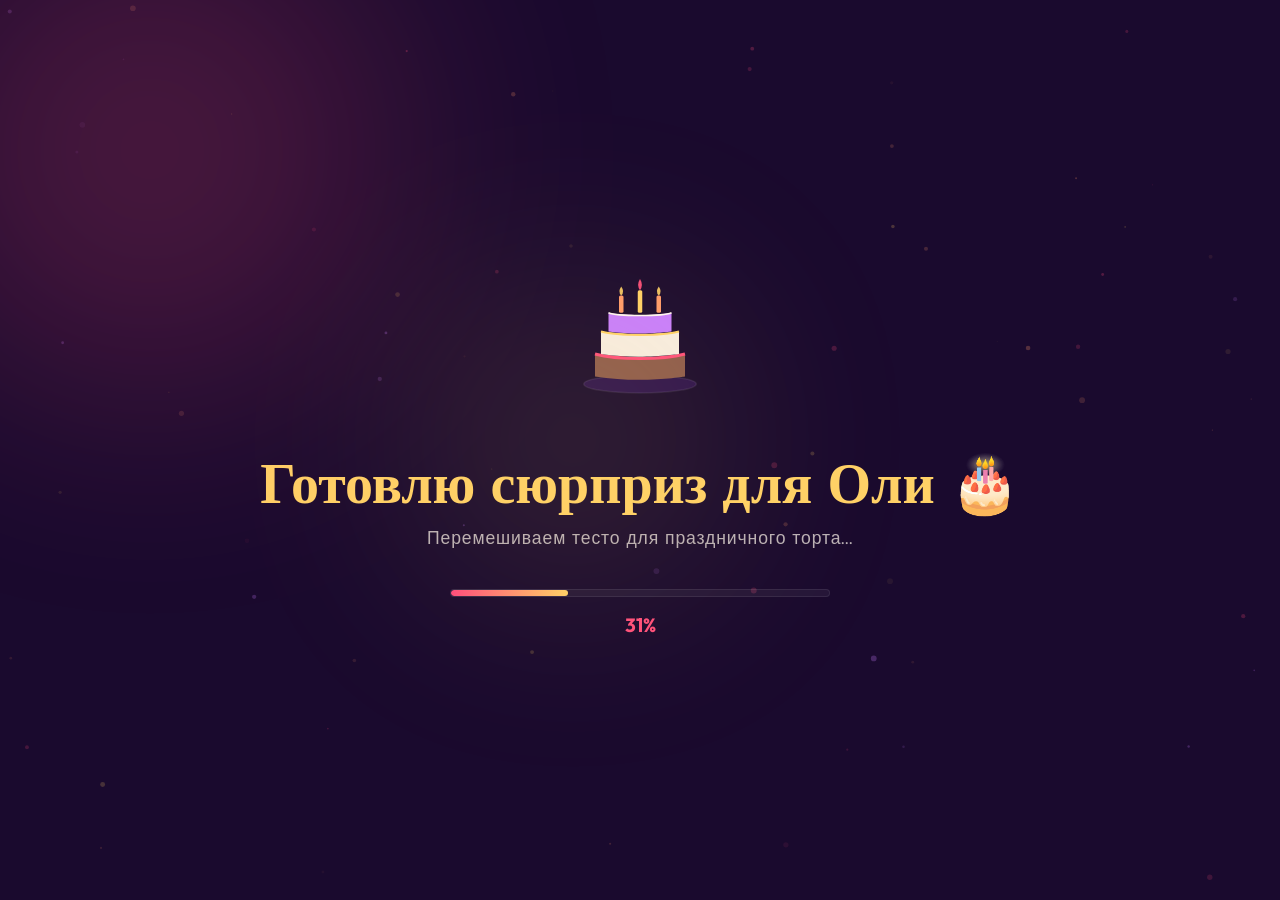
<file: cake.html>
<!DOCTYPE html>
<html lang="en">
<head>
  <meta charset="UTF-8">
  <meta name="viewport" content="width=device-width, initial-scale=1.0">
  <title>Baking the Surprise... 🎂</title>
  <link href="https://fonts.googleapis.com/css2?family=Outfit:wght@300;400;500;600;700;800&family=Dancing+Script:wght@700&family=DM+Sans:wght@300;400;500;700&display=swap" rel="stylesheet">
  <link rel="stylesheet" href="style.css">
  <link rel="icon" href="images/bphoto.jpg" type="image/jpeg">
</head>
<body>



  <!-- Background Particle Canvas -->
  <canvas id="bg-canvas"></canvas>

  <div class="loading-container">
    <div class="hero-glow glow-1"></div>
    <div class="hero-glow glow-3"></div>

    <!-- Small SVG Cake illustration -->
    <div class="loading-cake">
      <svg viewBox="0 0 200 200" xmlns="http://www.w3.org/2000/svg">
        <!-- Plate -->
        <ellipse cx="100" cy="160" rx="75" ry="12" fill="var(--mid)" stroke="var(--border-glass)" stroke-width="2"/>
        
        <!-- Bottom Layer (Chocolate) -->
        <path d="M40 120 C 40 120, 100 130, 160 120 L 160 150 C 160 150, 100 160, 40 150 Z" fill="#8d5b4c" />
        <path d="M40 120 C 70 128, 130 128, 160 120" fill="none" stroke="var(--primary)" stroke-width="4"/>
        
        <!-- Middle Layer (Vanilla/Cream) -->
        <path d="M48 90 C 48 90, 100 98, 152 90 L 152 120 C 152 120, 100 128, 48 120 Z" fill="#f7ede2" />
        <path d="M48 90 C 70 96, 130 96, 152 90" fill="none" stroke="var(--secondary)" stroke-width="3"/>

        <!-- Top Layer (Berry) -->
        <path d="M58 65 C 58 65, 100 72, 142 65 L 142 90 C 142 90, 100 96, 58 90 Z" fill="var(--lilac)" />
        <path d="M58 65 C 70 70, 130 70, 142 65" fill="none" stroke="#fff8f0" stroke-width="2"/>

        <!-- Candles -->
        <!-- Center Candle -->
        <rect x="97" y="35" width="6" height="30" fill="var(--secondary)" rx="2"/>
        <path d="M100 20 Q105 28 100 35 Q95 28 100 20 Z" fill="var(--primary)" opacity="0.95"/>
        
        <!-- Left Candle -->
        <rect x="72" y="42" width="6" height="23" fill="var(--accent)" rx="2"/>
        <path d="M75 30 Q80 37 75 42 Q70 37 75 30 Z" fill="var(--secondary)" opacity="0.9"/>
        
        <!-- Right Candle -->
        <rect x="122" y="42" width="6" height="23" fill="var(--accent)" rx="2"/>
        <path d="M125 30 Q130 37 125 42 Q120 37 125 30 Z" fill="var(--secondary)" opacity="0.9"/>
      </svg>
    </div>

    <!-- Status Loading Message -->
    <h1 class="loading-text">Baking the Birthday Magic...</h1>
    <p class="loading-subtext" id="status-desc">Pre-heating ovens and whipping the frosting...</p>

    <!-- Progress Loader Bar -->
    <div class="progress-container">
      <div class="progress-bar-fill" id="progress-fill"></div>
    </div>
    
    <div class="progress-counter" id="progress-counter">0%</div>
  </div>

  <!-- Shared Javascript -->
  <script src="shared.js"></script>
  <script>
    const progressFill = document.getElementById("progress-fill");
    const progressCounter = document.getElementById("progress-counter");
    const statusDesc = document.getElementById("status-desc");

    const recipientName = activeConfig ? activeConfig.name : "hannu";
    document.querySelector(".loading-text").textContent = `Готовлю сюрприз для Оли 🎂`;

const statusUpdates = [
  { pct: 0, text: "Разогреваем духовки и готовим крем..." },
  { pct: 15, text: "Измеряем ингредиенты с большой любовью..." },
  { pct: 30, text: "Перемешиваем тесто для праздничного торта..." },
  { pct: 45, text: "Разливаем смесь по слоям..." },
  { pct: 60, text: "Выпекаем слои бисквита..." },
  { pct: 75, text: "Добавляем сладкий крем и клубничный сироп..." },
  { pct: 90, text: "Зажигаем виртуальные свечи..." },
  { pct: 98, text: "Готово — можно задувать!" }
];



    let currentProgress = 0;
    const duration = 3500; // 3.5 seconds
    const intervalTime = 40; // update speed
    const increment = (100 / (duration / intervalTime));

    const loadingTimer = setInterval(() => {
      currentProgress += increment;
      if (currentProgress >= 100) {
        currentProgress = 100;
        clearInterval(loadingTimer);
        
        // Final chime sound
        playSuccessChime();

        // Redirect
        setTimeout(() => {
          window.location.href = "celebration.html";
        }, 300);
      }

      const roundedProgress = Math.floor(currentProgress);
      progressFill.style.width = roundedProgress + "%";
      progressCounter.textContent = roundedProgress + "%";

      // Update description text based on percentage
      const matchingStatus = statusUpdates.reduce((prev, curr) => {
        return (roundedProgress >= curr.pct) ? curr : prev;
      }, statusUpdates[0]);
      
      statusDesc.textContent = matchingStatus.text;
    }, intervalTime);
  </script>
</body>
</html>
</file>
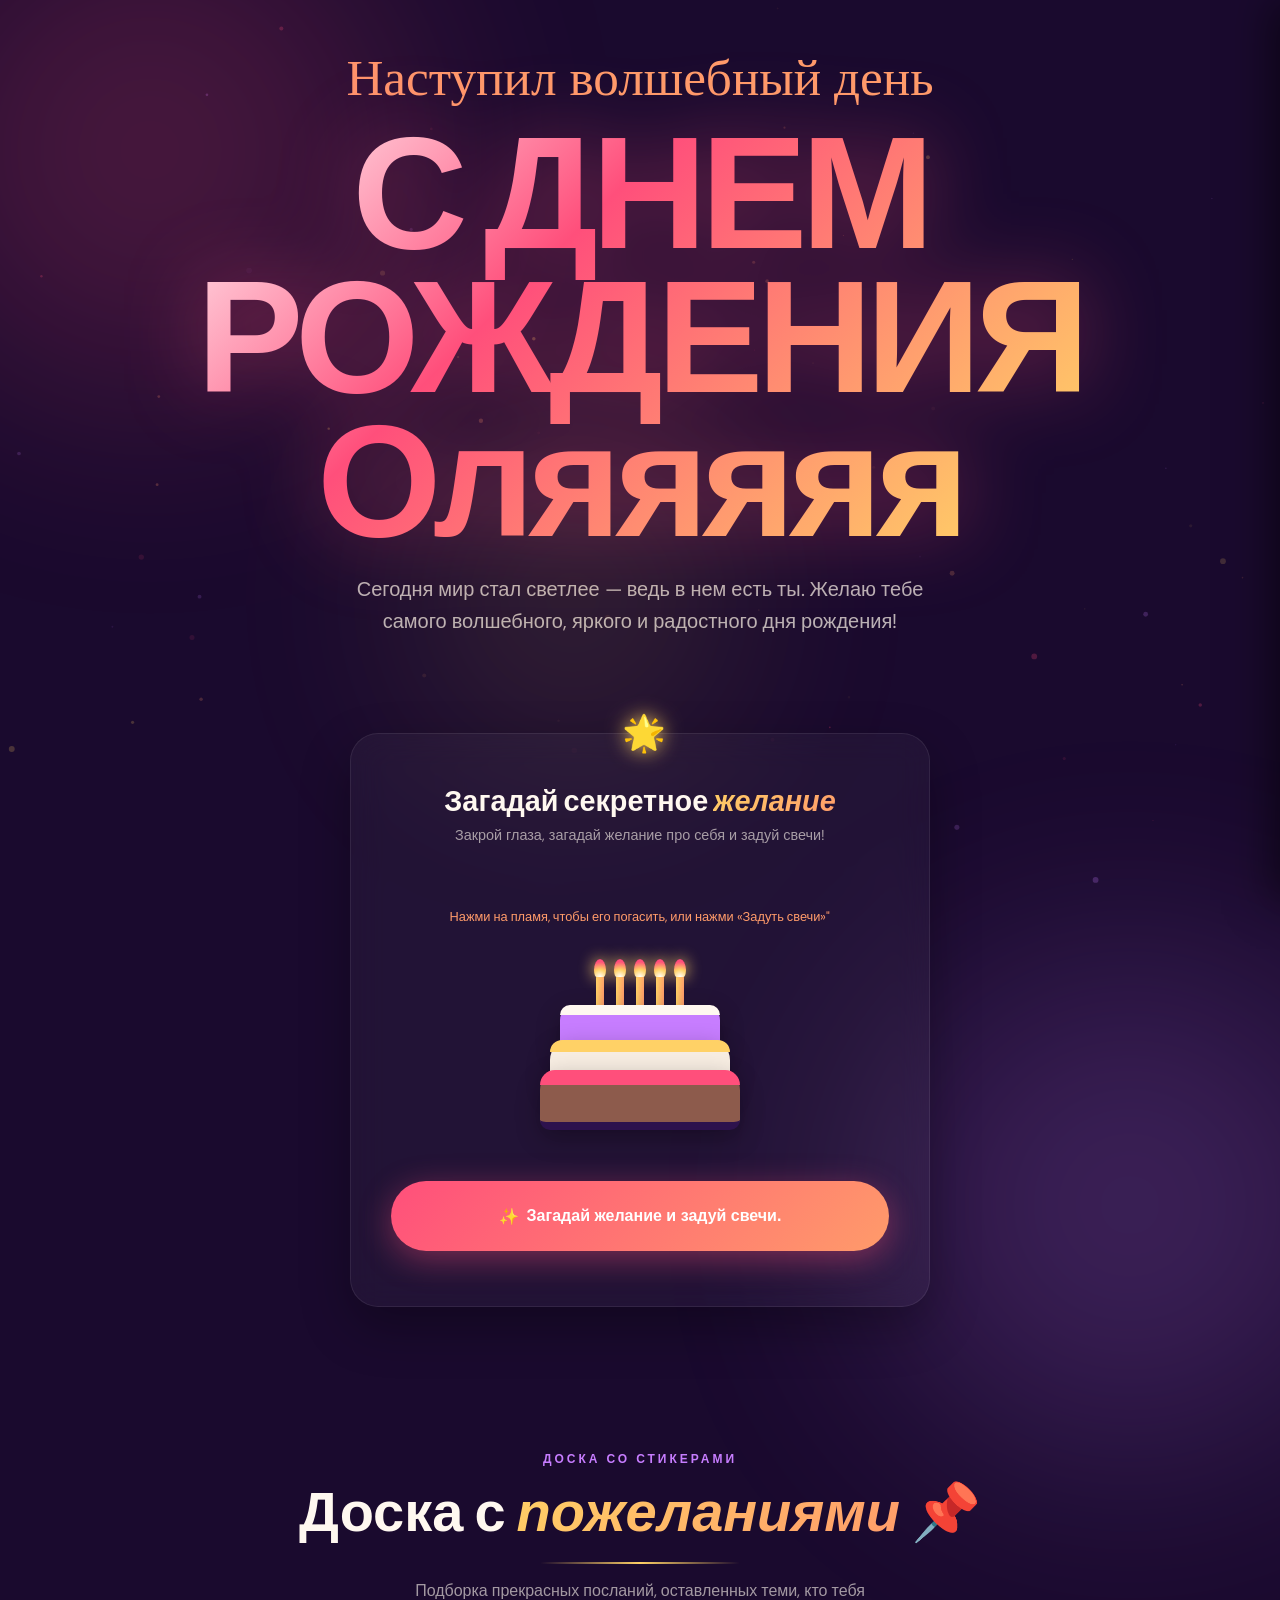
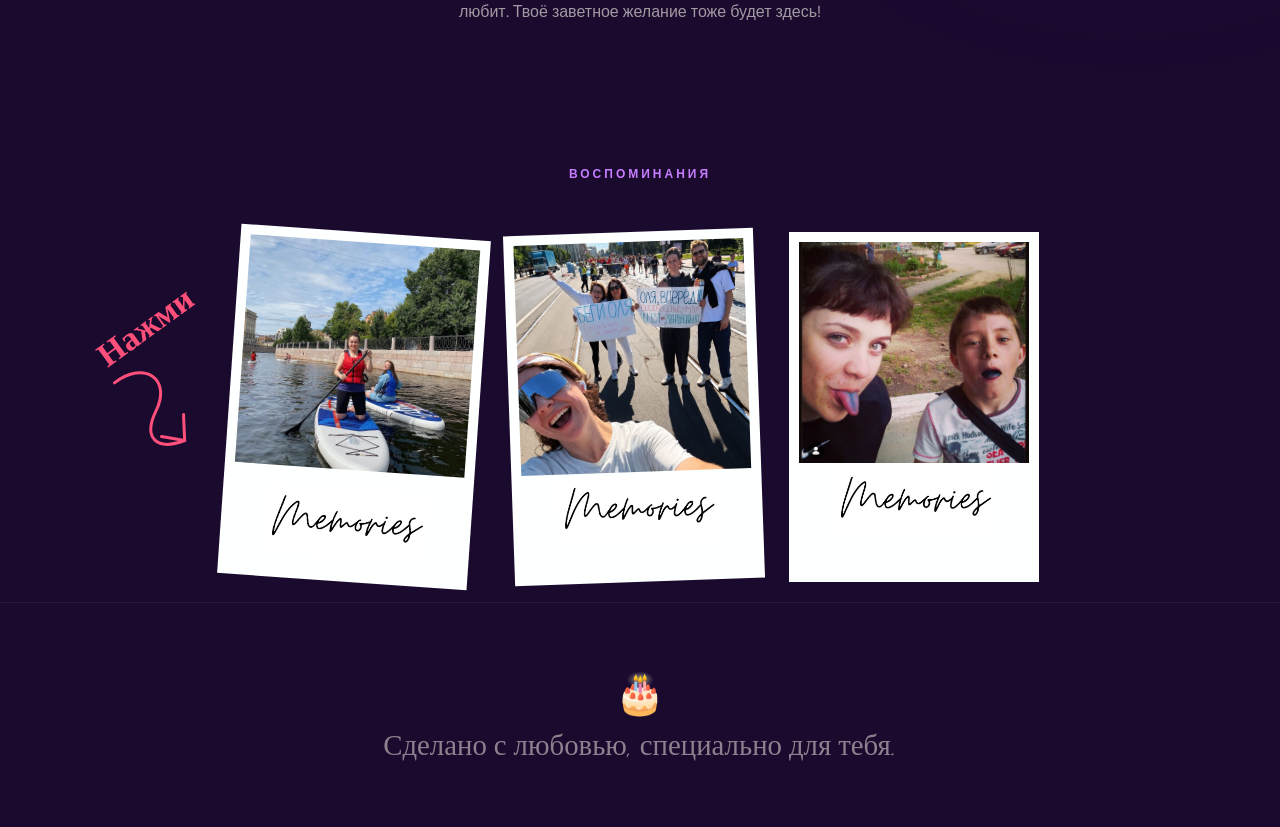
<file: celebration.html>
<!DOCTYPE html>
<html lang="en">

<head>
  <meta charset="UTF-8">
  <meta name="viewport" content="width=device-width, initial-scale=1.0">
  <title>Happy Birthday! 🎂</title>
  <link rel="icon" href="images/bphoto.jpg" type="image/jpeg">
  <link
    href="https://fonts.googleapis.com/css2?family=Outfit:wght@300;400;500;600;700;800&family=Dancing+Script:wght@700&family=DM+Sans:wght@300;400;500;700&display=swap"
    rel="stylesheet">
  <link rel="stylesheet" href="style.css">
</head>

<body>



  <!-- Background Particle Canvas -->
  <canvas id="bg-canvas"></canvas>

  <!-- ═══ CUSTOMIZER DRAWER ══════════════════════ -->
  <div class="drawer" id="customizer-drawer">
    <div class="drawer-header">
      <h3 class="drawer-title">Personalize Site ✨</h3>
      <button class="drawer-close" id="drawer-close">×</button>
    </div>
    <div class="drawer-content">
      <div class="form-group">
        <label class="form-label">Color Theme</label>
        <div class="theme-options">
          <button class="theme-opt theme-rose" data-theme-val="rose">Rose</button>
          <button class="theme-opt theme-cosmic" data-theme-val="cosmic">Cosmic</button>
          <button class="theme-opt theme-emerald" data-theme-val="emerald">Emerald</button>
          <button class="theme-opt theme-retro" data-theme-val="retro">Retro</button>
        </div>
      </div>
      <div class="form-group">
        <label class="form-label" for="input-name">Recipient Name</label>
        <input type="text" id="input-name" class="form-control" placeholder="e.g. hannu">
      </div>
      <div class="form-group">
        <label class="form-label" for="input-subtext">Celebration Message</label>
        <input type="text" id="input-subtext" class="form-control">
      </div>
    </div>
    <div class="drawer-footer">
      <button class="drawer-btn save" id="btn-save-drawer">Save Changes ✨</button>
      <button class="drawer-btn reset" id="btn-reset-drawer">Reset to Default</button>
    </div>
  </div>

  <!-- ═══ CELEBRATION HERO ═══════════════════════ -->
  <section class="celebration-hero">
    <div class="hero-glow glow-1"></div>
    <div class="hero-glow glow-2"></div>
    <div class="hero-glow glow-3"></div>

    <div class="celebration-title-container">
      <p class="celebration-eyebrow">Наступил волшебный день</p>
      <h1 class="celebration-giant-text">С ДНЕМ РОЖДЕНИЯ Оляяяяя</h1>
      <p class="celebration-subtitle" id="celebration-subtext">
       Сегодня мир стал светлее — ведь в нем есть ты. Желаю тебе самого волшебного, яркого и радостного дня рождения!
      </p>
    </div>

    <!-- Innovative Make a Wish Form & Interactive Cake -->
    <div class="wish-card-panel reveal">
      <h3 class="section-title" style="font-size: 1.8rem; margin-bottom: 0.5rem;">Загадай секретное <em>желание</em></h3>
      <p style="font-size: 0.9rem; color: rgba(255,248,240,0.6);">Закрой глаза, загадай желание про себя и задуй свечи!</p>

      <div class="wish-form">
        <div class="candle-interactive-box">
          <p style="font-size: 0.8rem; color: var(--accent); margin-bottom: 10px;">Нажми на пламя, чтобы его погасить,
или нажми «Задуть свечи»"</p>
          <div class="cake" id="interactive-cake">
            <div class="candles-container">
              <div class="candle">
                <div class="wick"></div>
                <div class="flame" data-candle="1"></div>
              </div>
              <div class="candle">
                <div class="wick"></div>
                <div class="flame" data-candle="2"></div>
              </div>
              <div class="candle">
                <div class="wick"></div>
                <div class="flame" data-candle="3"></div>
              </div>
              <div class="candle">
                <div class="wick"></div>
                <div class="flame" data-candle="4"></div>
              </div>
              <div class="candle">
                <div class="wick"></div>
                <div class="flame" data-candle="5"></div>
              </div>
            </div>
            <div class="layer layer-top"></div>
            <div class="layer layer-middle"></div>
            <div class="layer layer-bottom"></div>
          </div>
        </div>

        <button class="btn-primary" id="btn-cast-wish" style="margin-top: 0;">
          <span>✨</span>Загадай желание и задуй свечи.
        </button>
      </div>
    </div>
  </section>

  <!-- Cork Board Wishes Wall -->
  <section class="wishes-section">
    <p class="section-label reveal">Доска со стикерами</p>
    <h2 class="section-title reveal">Доска с <em> пожеланиями</em> 📌</h2>
    <div class="divider reveal"></div>
    <p class="reveal" style="text-align: center; color: rgba(255,248,240,0.6); max-width: 500px; margin: 0 auto;">
Подборка прекрасных посланий, оставленных теми, кто тебя любит. Твоё заветное желание тоже будет здесь!    </p>

    <div class="wishes-grid reveal" id="wish-board-container">
    </div>
  </section>
  <p class="section-label reveal">Воспоминания</p>
  <a href="gallery.html" class="polaroid" style="text-decoration: none;">
        <div class="gallery-hint">
          <span class="gallery-hint-text">Нажми</span>
          <svg viewBox="0 0 80 100" xmlns="http://www.w3.org/2000/svg">
            <path d="M8,10 C 45,5 60,35 30,55 C 5,72 10,90 40,95" />
            <path d="M22,80 L40,95 L52,72" />
          </svg>
        </div>
        <div class="spek">
            <img src="images/angel.jpg" alt="">
            <img src="images/cursive.jpg" alt="" style="margin-top: 20px;">
        </div>
        <div class="spek">
            <img src="images/mark.jpg" alt="">
            <img src="images/cursive.jpg" alt="">
        </div>
        <div class="spek">
            <img src="images/lilone.jpg" alt="">
            <img src="images/cursive.jpg" alt="">
        </div>
        

  </a>
  <!-- Footer -->
  <footer>
    <div class="footer-heart">🎂</div>
    <p class="footer-text">Сделано с любовью, специально для тебя.</p>
  </footer>

  <!-- Floating balloons -->
  <div class="balloons" id="balloons"
    style="position: absolute; inset: 0; pointer-events: none; overflow: hidden; z-index: 1;"></div>

  <!-- Shared Javascript -->
  <script src="shared.js"></script>
  <script>
    // Config elements binding
    const txtName = document.getElementById("recipient-greeting");
    const txtSub = document.getElementById("celebration-subtext");
    const inputName = document.getElementById("input-name");
    const inputSubtext = document.getElementById("input-subtext");
    const themeOpts = document.querySelectorAll(".theme-opt");
    const wishBoard = document.getElementById("wish-board-container");

    function updatePageContent() {
      txtName.textContent = `${activeConfig.name.toUpperCase()}!`;
      txtSub.textContent = activeConfig.heroSubtext;

      // Update form values in drawer
      inputName.value = activeConfig.name;
      inputSubtext.value = activeConfig.heroSubtext;

      // Theme toggle indicators
      themeOpts.forEach(opt => {
        opt.classList.toggle("selected", opt.dataset.themeVal === activeConfig.theme);
      });

      // Render Pinned Sticky Notes
      renderWishBoard();
    }

    function renderWishBoard() {
      wishBoard.innerHTML = "";
      const colors = ["pink", "gold", "blue", "purple", "green"];

      activeConfig.wishes.forEach((w, idx) => {
        const rot = ((idx * 31) % 9) - 4; // rotate between -4 and 4 deg
        const color = w.color || colors[idx % colors.length];
        const icon = w.icon || "🎂";
        
        let colorClass = '';
        let colorStyle = `--rot: ${rot}deg`;
        
        if (color && color.startsWith('#')) {
          // Keep image background, just ensure white text
          colorStyle += `; color: #ffffff;`;
        } else {
          // Color class name
          colorClass = `color-${color}`;
        }

        // Assign wp1 to first card, wp2 to second card, wp3 to Mom card, wp4 to GrandPa&GrandMa card, wp5 to Arhaan card, wp6 to Tulya card, wp7 to Atta card (by index)
        if (idx === 0) {
          colorStyle += `; background: linear-gradient(180deg, rgba(0,0,0,0.35), rgba(0,0,0,0.35)), url('wp1.jpg'); background-size: cover; background-position: center; background-repeat: no-repeat; color: #ffffff;`;
        } else if (idx === 1) {
          colorStyle += `; background: linear-gradient(180deg, rgba(0,0,0,0.35), rgba(0,0,0,0.35)), url('wp2.jpg'); background-size: cover; background-position: center; background-repeat: no-repeat; color: #ffffff;`;
        } else if (idx === 2) {
          colorStyle += `; background: linear-gradient(180deg, rgba(0,0,0,0.35), rgba(0,0,0,0.35)), url('wp3.jpg'); background-size: cover; background-position: center; background-repeat: no-repeat; color: #ffffff;`;
        } else if (idx === 3) {
          colorStyle += `; background: linear-gradient(180deg, rgba(0,0,0,0.35), rgba(0,0,0,0.35)), url('wp4.jpg'); background-size: cover; background-position: center; background-repeat: no-repeat; color: #ffffff;`;
        } else if (idx === 4) {
          colorStyle += `; background: linear-gradient(180deg, rgba(0,0,0,0.35), rgba(0,0,0,0.35)), url('wp5.jpg'); background-size: cover; background-position: center; background-repeat: no-repeat; color: #ffffff;`;
        } else if (idx === 5) {
          colorStyle += `; background: linear-gradient(180deg, rgba(0,0,0,0.35), rgba(0,0,0,0.35)), url('wp6.jpg'); background-size: cover; background-position: center; background-repeat: no-repeat; color: #ffffff;`;
        } else if (idx === 6) {
          colorStyle += `; background: linear-gradient(180deg, rgba(0,0,0,0.35), rgba(0,0,0,0.35)), url('wp7.jpg'); background-size: cover; background-position: center; background-repeat: no-repeat; color: #ffffff; grid-column: 2 / 3;`;
        }

        wishBoard.innerHTML += `
          <div class="sticky-note ${colorClass}" style="${colorStyle}">
            <div class="sticky-icon">${icon}</div>
            <p class="sticky-text">${w.text}</p>
            <p class="sticky-author">${w.author}</p>
          </div>
        `;
      });

      // Post-render: ensure the first two cards and last Tulya card have the exact images
      setTimeout(() => {
        const notes = wishBoard.querySelectorAll('.sticky-note');
        if (notes[0]) {
          notes[0].style.background = "linear-gradient(180deg, rgba(0,0,0,0.35), rgba(0,0,0,0.35)), url('wp1.jpg')";
          notes[0].style.backgroundSize = 'cover';
          notes[0].style.backgroundPosition = 'center';
        }
        if (notes[1]) {
          notes[1].style.background = "linear-gradient(180deg, rgba(0,0,0,0.35), rgba(0,0,0,0.35)), url('wp2.jpg')";
          notes[1].style.backgroundSize = 'cover';
          notes[1].style.backgroundPosition = 'center';
        }
        if (notes[2]) {
          notes[2].style.background = "linear-gradient(180deg, rgba(0,0,0,0.35), rgba(0,0,0,0.35)), url('wp3.jpg')";
          notes[2].style.backgroundSize = 'cover';
          notes[2].style.backgroundPosition = 'center';
        }
        if (notes[3]) {
          notes[3].style.background = "linear-gradient(180deg, rgba(0,0,0,0.35), rgba(0,0,0,0.35)), url('wp4.jpg')";
          notes[3].style.backgroundSize = 'cover';
          notes[3].style.backgroundPosition = 'center';
        }
        if (notes[4]) {
          notes[4].style.background = "linear-gradient(180deg, rgba(0,0,0,0.35), rgba(0,0,0,0.35)), url('wp5.jpg')";
          notes[4].style.backgroundSize = 'cover';
          notes[4].style.backgroundPosition = 'center';
        }
        if (notes[5]) {
          notes[5].style.background = "linear-gradient(180deg, rgba(0,0,0,0.35), rgba(0,0,0,0.35)), url('wp6.jpg')";
          notes[5].style.backgroundSize = 'cover';
          notes[5].style.backgroundPosition = 'center';
        }
        if (notes[6]) {
          notes[6].style.background = "linear-gradient(180deg, rgba(0,0,0,0.35), rgba(0,0,0,0.35)), url('wp7.jpg')";
          notes[6].style.backgroundSize = 'cover';
          notes[6].style.backgroundPosition = 'center';
          notes[6].style.gridColumn = '2 / 3';
        }
      }, 50);
    }

    // Interactive Candle Blowing logic
    const flames = document.querySelectorAll(".flame");
    let blownCount = 0;

    flames.forEach(flame => {
      flame.addEventListener("click", () => {
        if (!flame.classList.contains("blown")) {
          playBlowSound();
          flame.classList.add("blown");
          blownCount++;

          // Emit small puff smoke particle
          createSmokePuff(flame);

          if (blownCount === flames.length) {
            triggerFullBlowCelebration();
          }
        }
      });
    });

    function createSmokePuff(element) {
      const rect = element.getBoundingClientRect();
      const smoke = document.createElement("div");
      smoke.textContent = "💨";
      smoke.style.cssText = `
        position: fixed;
        left: ${rect.left + rect.width / 2}px;
        top: ${rect.top}px;
        font-size: 1.2rem;
        pointer-events: none;
        z-index: 1000;
        transition: transform 0.6s ease, opacity 0.6s ease;
      `;
      document.body.appendChild(smoke);
      setTimeout(() => {
        smoke.style.transform = "translateY(-35px) scale(1.4)";
        smoke.style.opacity = 0;
      }, 20);
      setTimeout(() => smoke.remove(), 600);
    }

    function triggerFullBlowCelebration() {
      playSuccessChime();
      launchConfetti();
      // Multiple fireworks bursts
      for (let i = 0; i < 5; i++) {
        setTimeout(() => {
          if (window.createFirework) {
            window.createFirework(
              Math.random() * window.innerWidth,
              window.innerHeight * 0.2 + Math.random() * window.innerHeight * 0.4
            );
          }
        }, i * 350);
      }
    }

    // Make a Wish shooting star logic
    const btnCastWish = document.getElementById("btn-cast-wish");

    btnCastWish.addEventListener("click", () => {
      const author = activeConfig.name || "hannu";
      const wishText = "Я желаю... 🤫✨";

      // First, blow out all flames if not blown yet
      flames.forEach(f => {
        if (!f.classList.contains("blown")) {
          f.classList.add("blown");
        }
      });
      blownCount = flames.length;
      playBlowSound();

      // Launch shooting star particle ascending from the cake
      createShootingStar(wishText);

      // Add to config local state & wish board
      setTimeout(() => {
        activeConfig.wishes.unshift({
          icon: "🌟",
          text: wishText,
          author: `-- ${author}`,
          color: ["pink", "gold", "blue", "purple", "green"][Math.floor(Math.random() * 5)]
        });

        saveConfig();
        renderWishBoard();
        triggerFullBlowCelebration();

        // Relight candles after 4 seconds
        setTimeout(() => {
          flames.forEach(f => f.classList.remove("blown"));
          blownCount = 0;
        }, 4000);
      }, 1200);
    });

    function createShootingStar(text) {
      const cakeEl = document.getElementById("interactive-cake");
      const rect = cakeEl.getBoundingClientRect();
      const originX = rect.left + rect.width / 2;
      const originY = rect.top;

      // Create glowing star element
      const star = document.createElement("div");
      star.className = "glow-star-particle";
      star.textContent = "🌟";
      // Random target side drift
      const targetTx = (Math.random() - 0.5) * 400;
      star.style.setProperty("--star-tx", `${targetTx}px`);
      star.style.left = `${originX}px`;
      star.style.top = `${originY}px`;

      document.body.appendChild(star);

      // Remove star element when animation finishes
      star.addEventListener("animationend", () => {
        star.remove();
      });
    }

    // Balloon floating decorations
    const balloonEmojis = ["🎈", "🎈", "🎉", "🎊", "💛", "💖", "✨", "🌸"];
    const balloonCont = document.getElementById("balloons");
    for (let i = 0; i < 12; i++) {
      const b = document.createElement("div");
      b.className = "balloon";
      b.textContent = balloonEmojis[Math.floor(Math.random() * balloonEmojis.length)];
      b.style.cssText = `
        position: absolute;
        bottom: -100px;
        left: ${Math.random() * 100}%;
        animation: riseUp linear infinite;
        animation-duration: ${7 + Math.random() * 8}s;
        animation-delay: ${Math.random() * 6}s;
        font-size: ${1.5 + Math.random() * 1.5}rem;
        opacity: .6;
      `;
      balloonCont.appendChild(b);
    }

    // ─── LIVE DRAWER LOGIC ───
    const drawer = document.getElementById("customizer-drawer");

    document.getElementById("drawer-close").addEventListener("click", () => {
      drawer.classList.remove("open");
    });

    themeOpts.forEach(opt => {
      opt.addEventListener("click", () => {
        themeOpts.forEach(o => o.classList.remove("selected"));
        opt.classList.add("selected");
        activeConfig.theme = opt.dataset.themeVal;
        applyTheme(activeConfig.theme);
      });
    });

    document.getElementById("btn-save-drawer").addEventListener("click", () => {
      activeConfig.name = inputName.value.trim() || activeConfig.name;
      activeConfig.heroSubtext = inputSubtext.value.trim() || activeConfig.heroSubtext;

      saveConfig();
      updatePageContent();
      drawer.classList.remove("open");
      playSuccessChime();
      launchConfetti();
      alert("Settings saved successfully!");
    });

    document.getElementById("btn-reset-drawer").addEventListener("click", () => {
      if (confirm("Reset layout configs to default?")) {
        localStorage.removeItem('bday_config');
        activeConfig = JSON.parse(JSON.stringify(DEFAULT_CONFIG));
        applyTheme(activeConfig.theme);
        updatePageContent();
        drawer.classList.remove("open");
        playSuccessChime();
      }
    });

    // Scroll Reveal trigger
    const revEls = document.querySelectorAll(".reveal");
    const obs = new IntersectionObserver((entries) => {
      entries.forEach(e => {
        if (e.isIntersecting) {
          e.target.classList.add("visible");
          obs.unobserve(e.target);
        }
      });
    }, { threshold: .1 });
    revEls.forEach(el => obs.observe(el));

    // Page Load setup
    updatePageContent();
  </script>
</body>

</html>
</file>
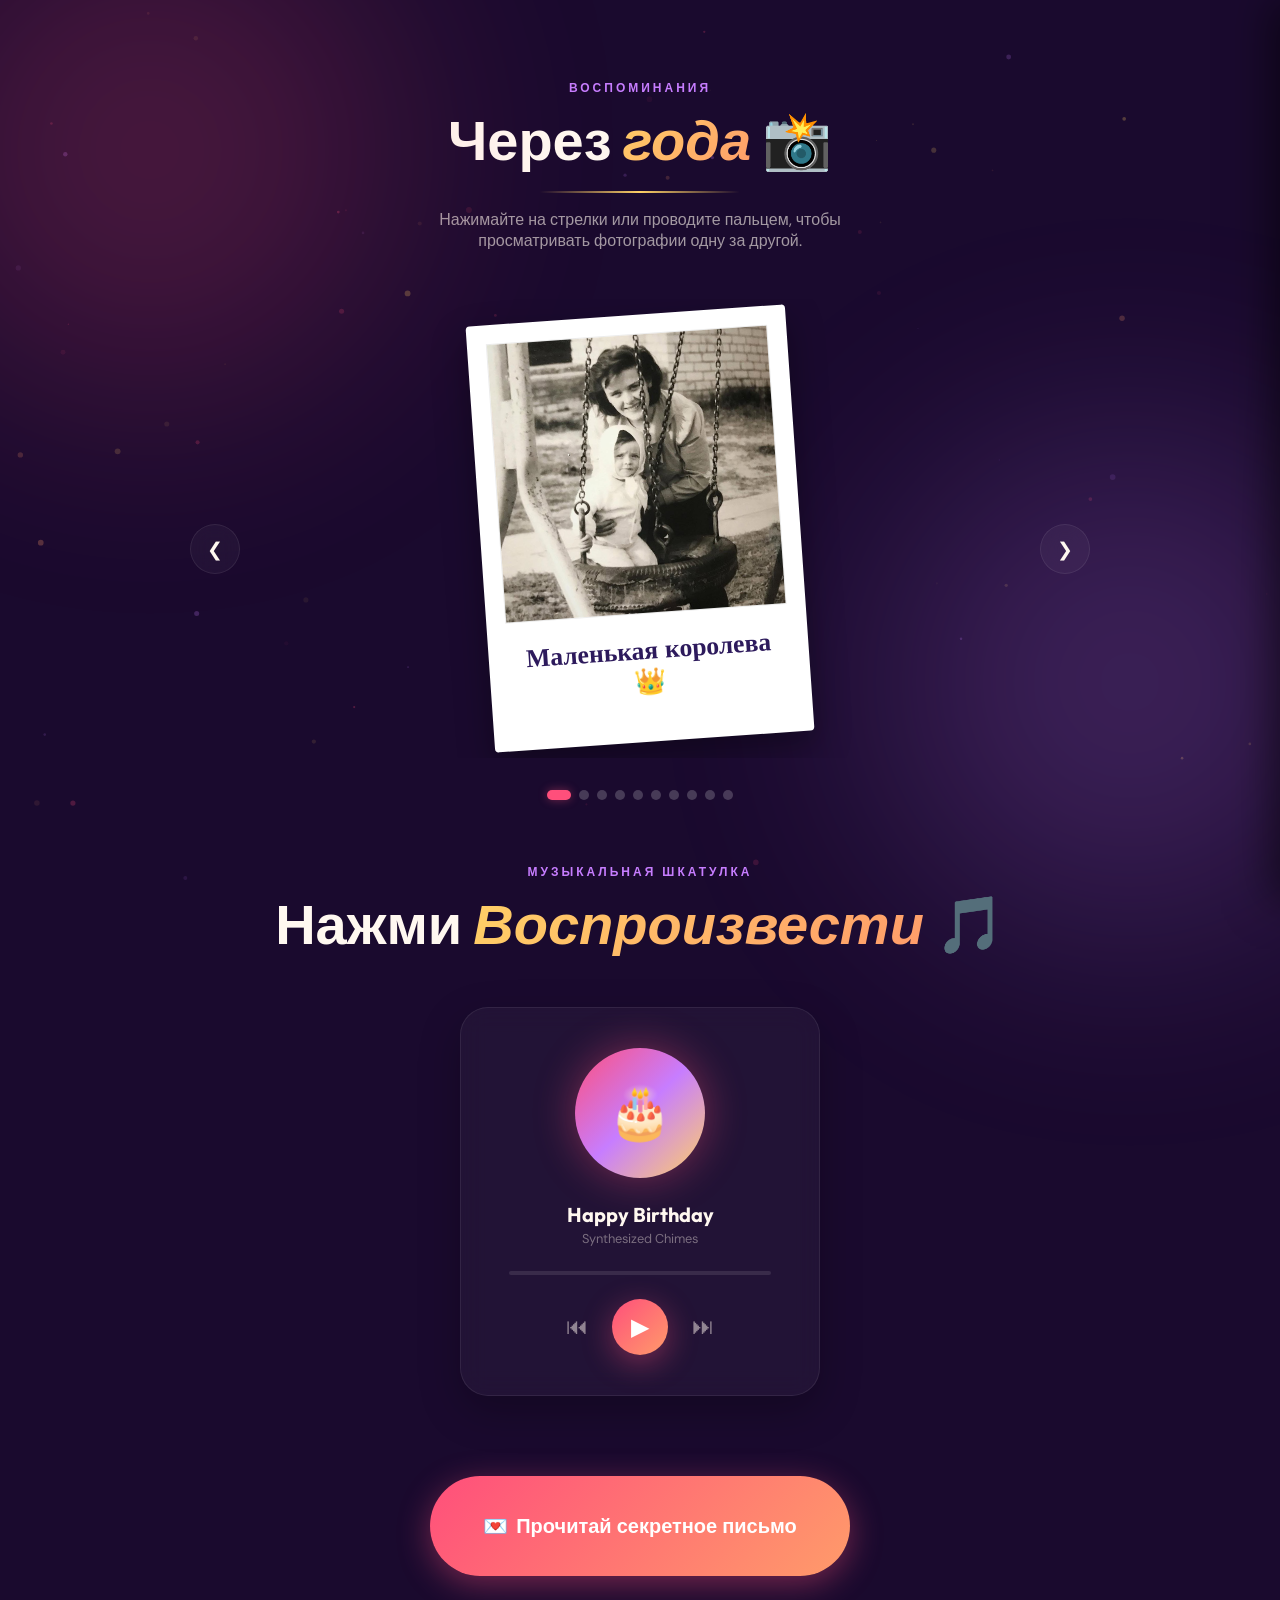
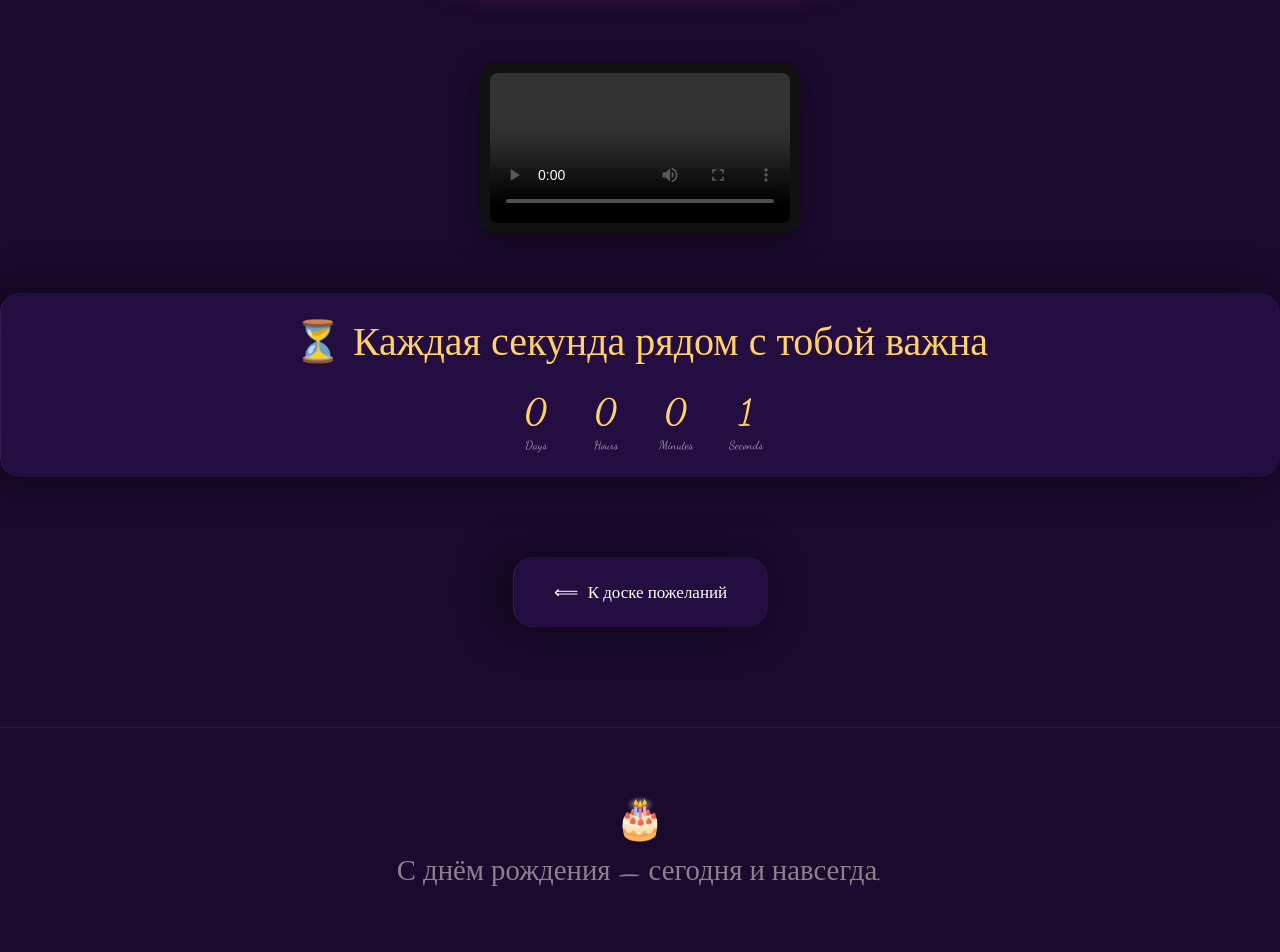
<file: gallery.html>
<!DOCTYPE html>
<html lang="en">
<head>
  <meta charset="UTF-8">
  <meta name="viewport" content="width=device-width, initial-scale=1.0">
  <title>Memory Lane & Music 📸</title>
  <link href="https://fonts.googleapis.com/css2?family=Outfit:wght@300;400;500;600;700;800&family=Dancing+Script:wght@700&family=DM+Sans:wght@300;400;500;700&display=swap" rel="stylesheet">
  <link rel="stylesheet" href="style.css">
  <link rel="stylesheet" href="new.css">
  <link rel="icon" href="images/bphoto.jpg" type="image/jpeg">
</head>
<body>

  <!-- Background Particle Canvas -->
  <canvas id="bg-canvas"></canvas>

  <!-- ═══ CUSTOMIZER DRAWER ══════════════════════ -->
  <div class="drawer" id="customizer-drawer">
    <div class="drawer-header">
      <h3 class="drawer-title">Personalize Site ✨</h3>
      <button class="drawer-close" id="drawer-close">×</button>
    </div>
    <div class="drawer-content">
      <div class="form-group">
        <label class="form-label">Color Theme</label>
        <div class="theme-options">
          <button class="theme-opt theme-rose" data-theme-val="rose">Rose</button>
          <button class="theme-opt theme-cosmic" data-theme-val="cosmic">Cosmic</button>
          <button class="theme-opt theme-emerald" data-theme-val="emerald">Emerald</button>
          <button class="theme-opt theme-retro" data-theme-val="retro">Retro</button>
        </div>
      </div>
      
      <div class="form-group">
        <label class="form-label" for="input-photo">Add Polaroid Photo</label>
        <input type="file" id="input-photo" class="form-control" accept="image/*">
        <p style="font-size:0.7rem;color:rgba(255,248,240,0.4);margin-top:2px;">Inserts a new photo at the beginning of the slider.</p>
      </div>

      <div class="form-group">
        <label class="form-label" for="input-video">Upload Video Message 🎥</label>
        <input type="file" id="input-video" class="form-control" accept="video/*">
        <p style="font-size:0.7rem;color:rgba(255,248,240,0.4);margin-top:2px;">Select an MP4/WebM video file to replace the current birthday video.</p>
      </div>

      <div class="form-group">
        <label class="form-label" for="input-music-title">Music Track Title</label>
        <input type="text" id="input-music-title" class="form-control">
      </div>
      <div class="form-group">
        <label class="form-label" for="input-music-artist">Music Track Subtext</label>
        <input type="text" id="input-music-artist" class="form-control">
      </div>
    </div>
    <div class="drawer-footer">
      <button class="drawer-btn save" id="btn-save-drawer">Save Changes ✨</button>
      <button class="drawer-btn reset" id="btn-reset-drawer">Reset to Default</button>
    </div>
  </div>

  <!-- ═══ GALLERY HERO SECTION ════════════════════ -->
  <section class="music-section" style="padding-bottom: 2rem;">
    <div class="hero-glow glow-1"></div>
    <div class="hero-glow glow-2"></div>
    
    <p class="section-label reveal">Воспоминания</p>
    <h2 class="section-title reveal">Через  <em>года</em> 📸</h2>
    <div class="divider reveal"></div>
    <p class="reveal" style="color: rgba(255,248,240,0.6); max-width: 500px; margin: 0 auto; text-align: center;">
Нажимайте на стрелки или проводите пальцем, чтобы просматривать фотографии одну за другой.    </p>

    <!-- Horizontal Polaroid Carousel Slider -->
    <div class="gallery-container reveal">
      <button class="slider-arrow prev" id="slider-prev" aria-label="Previous Photo">❮</button>
      <button class="slider-arrow next" id="slider-next" aria-label="Next Photo">❯</button>
      
      <div class="gallery-slider-wrapper">
        <div class="gallery-slides" id="gallery-slides-container">
          <!-- Populated by JS -->
        </div>
      </div>

      <div class="slider-dots" id="slider-dots-container">
        <!-- Dots populated by JS -->
      </div>
    </div>
  </section>

  <!-- ═══ MUSIC PLAYER SECTION ════════════════════ -->
  <section class="music-section" style="padding-top: 2rem; padding-bottom: 4rem;">
    <p class="section-label reveal">Музыкальная шкатулка</p>
    <h2 class="section-title reveal">Нажми <em>Воспроизвести</em> 🎵</h2>
    
    <div class="music-player reveal">
      <div class="music-cover" id="music-cover">🎂</div>
      <div class="music-info">
        <div class="music-title" id="music-title">Happy Birthday</div>
        <div class="music-sub" id="music-artist">Synthesized Chimes</div>
      </div>
      <div class="progress-bar"><div class="progress-fill" id="progress-fill"></div></div>
      <div class="music-controls">
        <button class="ctrl-btn" id="prev-btn" title="Restart">⏮</button>
        <button class="ctrl-btn main" id="play-btn" title="Play">▶</button>
        <button class="ctrl-btn" id="next-btn" title="Random Note">⏭</button>
      </div>
      <audio id="bg-audio" src="song.mp3"></audio>
    </div>
  </section>

  <!-- ═══ TIMELINE SECTION ════════════════════════ -->


  <!-- Navigation button to watch secret video page -->
  <div style="text-decoration: none; text-align: center; margin-bottom: 5rem; position: relative; z-index: 10;">
    <a href="video.html" class="btn-primary" style="text-decoration: none; width: 420px; height: 100px;font-size: 20px;">
      <span>💌</span> Прочитай секретное письмо
    </a>
  </div>

  <div class="video-frame">
    <video controls>
      <source src="video.mp4" type="video/mp4">
      Ваш браузер не поддерживает видео.
    </video>
  </div>



  <section class="time-counter">

    <div class="counter">
      <div>
        <p class="counter-title">⏳ Каждая секунда рядом с тобой важна</p>
      </div>
      <div class="times">
      <div class="counter-item">
        <span id="days">0</span>
        <small>Days</small>
      </div>

      <div class="counter-item">
        <span id="hours">0</span>
        <small>Hours</small>
      </div>

      <div class="counter-item">
        <span id="minutes">0</span>
        <small>Minutes</small>
      </div>

      <div class="counter-item">
        <span id="seconds">0</span>
        <small>Seconds</small>
      </div>
      </div>
    </div>
  </section>
  <div style="text-decoration: none; text-align: center; margin-bottom: 5rem; position: relative; z-index: 10;">
    <a href="celebration.html" class="btn-my" style="text-decoration: none; width: 255px; height: 70px;font-size: 17px;">
      <span>⟸</span> К доске пожеланий
    </a>
  </div>
  <!-- Footer -->
  <footer>
    <div class="footer-heart">🎂</div>
    <p class="footer-text">С днём рождения — сегодня и навсегда.</p>
  </footer>

  <!-- Shared JavaScript Utilities -->
  <script src="shared.js"></script>
  <script>
    // Elements references
    const slidesContainer = document.getElementById("gallery-slides-container");
    const dotsContainer = document.getElementById("slider-dots-container");
    const timelineContainer = document.getElementById("timeline-container");
    
    const txtMusicTitle = document.getElementById("music-title");
    const txtMusicArtist = document.getElementById("music-artist");
    
    const inputMusicTitle = document.getElementById("input-music-title");
    const inputMusicArtist = document.getElementById("input-music-artist");
    const themeOpts = document.querySelectorAll(".theme-opt");
    
    let activeSlideIndex = 0;
    let totalSlides = 0;

    function renderGalleryAndTimeline() {
      // 1. Render Gallery Slides
      slidesContainer.innerHTML = "";
      dotsContainer.innerHTML = "";
      
const photoCaptions = [
  "Маленькая королева 👑",
  "Милая улыбка ✨",
  "Такие моменты 💫",
  "Чистое счастье 💖",
  "Солнечное настроение ☀️",
  "За новые годы🥂",
  "Маленькая чемпионка 🥇",
  "🌈 Маленькое чудо",
  "Друзья на века 🫂",
  "Всегда вперёд 🚀"
];
      
      const photos = activeConfig.photos || [];
      totalSlides = photos.length;
      
      photos.forEach((src, index) => {
        const rotation = ((index * 17) % 10) - 4; // between -4 and 4 deg
        const caption = photoCaptions[index % photoCaptions.length] || `Memory #${index + 1}`;
        
        // Slide item
        const slideItem = document.createElement("div");
        slideItem.className = "gallery-slide-item";
        slideItem.innerHTML = `
          <div class="polaroid-card" style="--rot: ${rotation}deg">
            <img src="${src}" alt="Memory ${index + 1}">
            <div class="polaroid-caption">${caption}</div>
          </div>
        `;
        slidesContainer.appendChild(slideItem);
        
        // Dot indicator
        const dot = document.createElement("button");
        dot.className = `slider-dot ${index === activeSlideIndex ? 'active' : ''}`;
        dot.addEventListener("click", () => {
          goToSlide(index);
        });
        dotsContainer.appendChild(dot);
      });

      updateSlideOffset();

      // 2. Render Timeline milestones
      timelineContainer.innerHTML = "";
      activeConfig.timeline.forEach((item, index) => {
        timelineContainer.innerHTML += `
          <div class="tl-item">
            <div class="tl-dot">${item.icon || '⭐'}</div>
            <div class="tl-content">
              <div class="tl-year">${item.year}</div>
              <div class="tl-title">${item.title}</div>
              <div class="tl-desc">${item.desc}</div>
            </div>
          </div>
        `;
      });

      // 3. Render Music Details
      txtMusicTitle.textContent = activeConfig.musicTitle;
      txtMusicArtist.textContent = activeConfig.musicArtist;

      // Drawer inputs setup
      inputMusicTitle.value = activeConfig.musicTitle;
      inputMusicArtist.value = activeConfig.musicArtist;
      
      themeOpts.forEach(opt => {
        opt.classList.toggle("selected", opt.dataset.themeVal === activeConfig.theme);
      });

      // 4. Render Video Source
      const videoEl = document.getElementById("bday-video");
      if (videoEl && !videoEl.src) {
        videoEl.src = activeConfig.videoData || "birthday-video.mp4";
      }
    }

    // Carousel Slider slide logic
    const btnPrev = document.getElementById("slider-prev");
    const btnNext = document.getElementById("slider-next");

    btnPrev.addEventListener("click", () => {
      let index = activeSlideIndex - 1;
      if (index < 0) index = totalSlides - 1;
      goToSlide(index);
    });

    btnNext.addEventListener("click", () => {
      let index = activeSlideIndex + 1;
      if (index >= totalSlides) index = 0;
      goToSlide(index);
    });

    function goToSlide(index) {
      activeSlideIndex = index;
      updateSlideOffset();
      
      // Update dots classes
      const dots = dotsContainer.querySelectorAll(".slider-dot");
      dots.forEach((dot, idx) => {
        dot.classList.toggle("active", idx === index);
      });
    }

    function updateSlideOffset() {
      slidesContainer.style.transform = `translateX(-${activeSlideIndex * 100}%)`;
    }

    /* ─── WEB AUDIO MUSIC SYNTHESIZER ─── */
    let playingSynth = false;
    let synthTimer = null;
    let currentNoteIndex = 0;
    const beatDuration = 0.55;

    const playBtn = document.getElementById("play-btn");
    const cover = document.getElementById("music-cover");
    const fill = document.getElementById("progress-fill");

    const NOTES = {
      C4: 261.63, D4: 293.66, E4: 329.63, F4: 349.23, G4: 392.00, A4: 440.00, Bb4: 466.16,
      C5: 523.25, D5: 587.33, E5: 659.25, F5: 698.46, G5: 783.99, A5: 880.00, C6: 1046.50
    };

    const TUNE = [
      { note: 'C4', dur: 0.7 }, { note: 'C4', dur: 0.3 }, { note: 'D4', dur: 1 }, { note: 'C4', dur: 1 }, { note: 'F4', dur: 1 }, { note: 'E4', dur: 2 },
      { note: 'C4', dur: 0.7 }, { note: 'C4', dur: 0.3 }, { note: 'D4', dur: 1 }, { note: 'C4', dur: 1 }, { note: 'G4', dur: 1 }, { note: 'F4', dur: 2 },
      { note: 'C4', dur: 0.7 }, { note: 'C4', dur: 0.3 }, { note: 'C5', dur: 1 }, { note: 'A4', dur: 1 }, { note: 'F4', dur: 1 }, { note: 'E4', dur: 1 }, { note: 'D4', dur: 2 },
      { note: 'Bb4', dur: 0.7 }, { note: 'Bb4', dur: 0.3 }, { note: 'A4', dur: 1 }, { note: 'F4', dur: 1 }, { note: 'G4', dur: 1 }, { note: 'F4', dur: 2 }
    ];

    function playChime(freq, startTime, duration) {
      if (!audioCtx) return;
      const osc1 = audioCtx.createOscillator();
      const osc2 = audioCtx.createOscillator();
      const gainNode = audioCtx.createGain();
      
      osc1.type = 'sine';
      osc1.frequency.setValueAtTime(freq, startTime);
      
      osc2.type = 'triangle';
      osc2.frequency.setValueAtTime(freq * 2, startTime); // overtone
      
      gainNode.gain.setValueAtTime(0, startTime);
      gainNode.gain.linearRampToValueAtTime(0.12, startTime + 0.015);
      gainNode.gain.exponentialRampToValueAtTime(0.0001, startTime + duration - 0.02);
      
      const filter = audioCtx.createBiquadFilter();
      filter.type = 'lowpass';
      filter.frequency.setValueAtTime(1400, startTime);
      
      osc1.connect(gainNode);
      osc2.connect(gainNode);
      gainNode.connect(filter);
      filter.connect(audioCtx.destination);
      
      osc1.start(startTime);
      osc2.start(startTime);
      osc1.stop(startTime + duration);
      osc2.stop(startTime + duration);
    }

    function playNextNote() {
      if (!playingSynth) return;
      
      const item = TUNE[currentNoteIndex];
      const freq = NOTES[item.note];
      const dur = item.dur * beatDuration;
      
      playChime(freq, audioCtx.currentTime, dur);
      
      const progressPercent = (currentNoteIndex / TUNE.length) * 100;
      fill.style.width = progressPercent + "%";
      
      currentNoteIndex = (currentNoteIndex + 1) % TUNE.length;
      synthTimer = setTimeout(playNextNote, dur * 1000);
    }

const audioEl = document.getElementById("bg-audio");

playBtn.addEventListener("click", () => {
  if (audioEl.paused) {
    audioEl.play();
    playBtn.textContent = "⏸";
    cover.classList.add("playing");
  } else {
    audioEl.pause();
    playBtn.textContent = "▶";
    cover.classList.remove("playing");
  }
});

audioEl.addEventListener("timeupdate", () => {
  const percent = (audioEl.currentTime / audioEl.duration) * 100 || 0;
  fill.style.width = percent + "%";
});

audioEl.addEventListener("ended", () => {
  playBtn.textContent = "▶";
  cover.classList.remove("playing");
});

    document.getElementById("prev-btn").addEventListener("click", () => {
      currentNoteIndex = 0;
      fill.style.width = "0%";
      if (playingSynth) {
        clearTimeout(synthTimer);
        playNextNote();
      }
    });

    document.getElementById("next-btn").addEventListener("click", () => {
      initAudio();
      const freqKeys = Object.keys(NOTES);
      const randomFreq = NOTES[freqKeys[Math.floor(Math.random() * freqKeys.length)]];
      playChime(randomFreq, audioCtx.currentTime, 0.6);
      if (typeof launchConfetti === "function") {
        launchConfetti();
      }
    });

    // ─── LIVE DRAWER LOGIC ───
    const drawer = document.getElementById("customizer-drawer");
    
    document.getElementById("drawer-close").addEventListener("click", () => {
      drawer.classList.remove("open");
    });

    themeOpts.forEach(opt => {
      opt.addEventListener("click", () => {
        themeOpts.forEach(o => o.classList.remove("selected"));
        opt.classList.add("selected");
        activeConfig.theme = opt.dataset.themeVal;
        applyTheme(activeConfig.theme);
      });
    });

    // Handle photo uploading
    document.getElementById("input-photo").addEventListener("change", (e) => {
      const file = e.target.files[0];
      if (!file) return;
      
      const reader = new FileReader();
      reader.onload = function(evt) {
        // Append photo to end of array to maintain 1 -> 2 ordering
        activeConfig.photos.push(evt.target.result);
        if (activeConfig.photos.length > 8) {
          activeConfig.photos = activeConfig.photos.slice(-8);
        }
        saveConfig();
        renderGalleryAndTimeline();
        
        // Auto navigate to the newly added slide at the end
        goToSlide(activeConfig.photos.length - 1);
        
        playSuccessChime();
        alert("Photo added successfully!");
      };
      reader.readAsDataURL(file);
    });

    // Handle video uploading
    document.getElementById("input-video").addEventListener("change", (e) => {
      const file = e.target.files[0];
      if (!file) return;

      const videoElement = document.getElementById("bday-video");
      const objectURL = URL.createObjectURL(file);
      if (videoElement) {
        videoElement.src = objectURL;
      }
      
      // Save data URL to activeConfig if it is small enough (under 3.5MB) to avoid QuotaExceededError
      if (file.size < 3.5 * 1024 * 1024) {
        const reader = new FileReader();
        reader.onload = function(evt) {
          activeConfig.videoData = evt.target.result;
          saveConfig();
        };
        reader.readAsDataURL(file);
      } else {
        // Too large for localstorage, clear previously stored data to avoid conflicts
        delete activeConfig.videoData;
        saveConfig();
        alert("Video loaded successfully! Note: Since this file is large, it will play now in this session, but won't be saved permanently to browser storage (max storage limit is 5MB). To make a video permanent, place an MP4 named 'birthday-video.mp4' in your folder!");
      }
      playSuccessChime();
    });

    document.getElementById("btn-save-drawer").addEventListener("click", () => {
      activeConfig.musicTitle = inputMusicTitle.value.trim() || activeConfig.musicTitle;
      activeConfig.musicArtist = inputMusicArtist.value.trim() || activeConfig.musicArtist;
      
      saveConfig();
      renderGalleryAndTimeline();
      drawer.classList.remove("open");
      playSuccessChime();
      alert("Settings saved successfully!");
    });

    document.getElementById("btn-reset-drawer").addEventListener("click", () => {
      if (confirm("Reset layout configs to default?")) {
        localStorage.removeItem('bday_config');
        activeConfig = JSON.parse(JSON.stringify(DEFAULT_CONFIG));
        applyTheme(activeConfig.theme);
        
        // Reset video element source
        const videoElement = document.getElementById("bday-video");
        if (videoElement) {
          videoElement.src = "birthday-video.mp4";
        }
        
        renderGalleryAndTimeline();
        drawer.classList.remove("open");
        playSuccessChime();
      }
    });

    // Scroll reveal triggers
    const revEls = document.querySelectorAll(".reveal");
    const obs = new IntersectionObserver((entries) => {
      entries.forEach(e => {
        if (e.isIntersecting) {
          e.target.classList.add("visible");
          obs.unobserve(e.target);
        }
      });
    }, { threshold: .1 });
    revEls.forEach(el => obs.observe(el));

    // Load initial layout elements
    renderGalleryAndTimeline();
  </script>
</body>
</html>
</file>
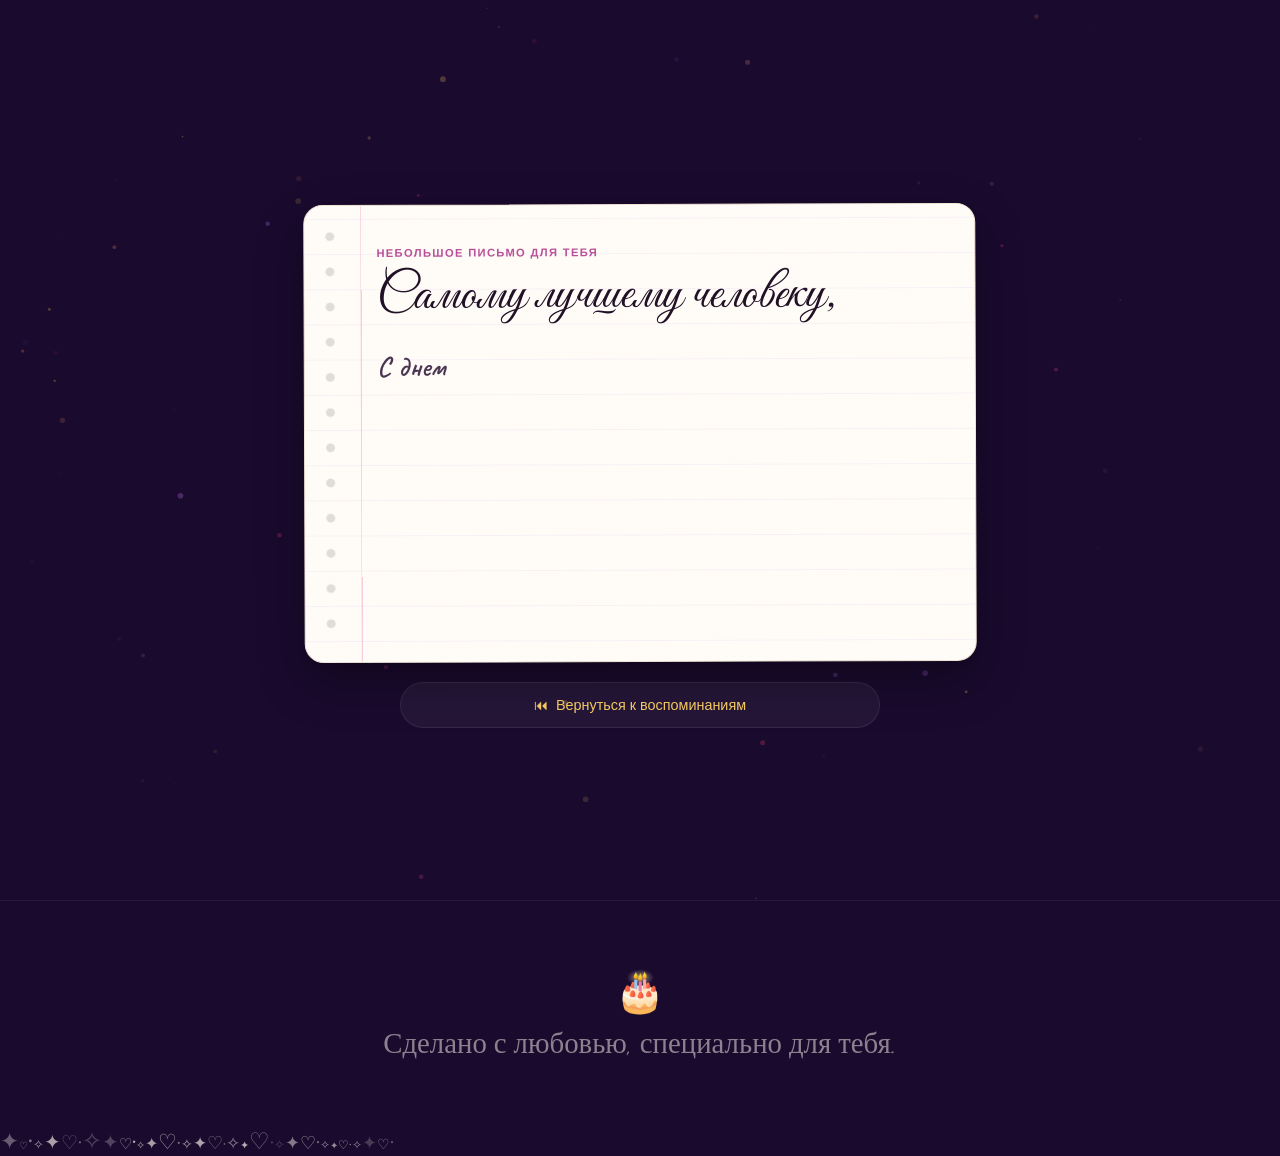
<file: video.html>
<!DOCTYPE html>
<html lang="en">
<head>
  <meta charset="UTF-8">
  <meta name="viewport" content="width=device-width, initial-scale=1.0">
  <title>Special Video Message 🎥</title>
  <link href="https://fonts.googleapis.com/css2?family=Outfit:wght@300;400;500;600;700;800&family=Dancing+Script:wght@700&family=DM+Sans:wght@300;400;500;700&display=swap" rel="stylesheet">
  <link rel="stylesheet" href="new.css">
      <link rel="preconnect" href="https://fonts.googleapis.com" />
        <link rel="icon" href="images/bphoto.jpg" type="image/jpeg">
    <link rel="preconnect" href="https://fonts.gstatic.com" crossorigin />
    <link href="https://fonts.googleapis.com/css2?family=Caveat:wght@500;600;700&family=Great+Vibes&family=Inter:wght@400;500;600;700;800&display=swap"
      rel="stylesheet"
    />
</head>
<body>


  <!-- Background Particle Canvas -->
  <canvas id="bg-canvas"></canvas>

    <section class="letter-level" aria-label="Birthday letter">
      <div class="letter-shell">
        <div class="paper-card">
          <p class="level-kicker">Небольшое письмо для тебя</p>
          <h2>Cамому лучшему человеку,</h2>
          <p id="typedLetter" class="typed-letter"></p>
          <span class="letter-signature"></span>
        </div>

        <div class="letter-navigation">
          <a href="gallery.html" class="btn-secondary">
            <span>⏮</span> Вернуться к воспоминаниям
          </a>
        </div>
      </div>
    </section>

  <!-- Footer -->
  <footer>
    <div class="footer-heart">🎂</div>
    <p class="footer-text">Сделано с любовью, специально для тебя.</p>
  </footer>

  <!-- Shared Javascript Library -->
  <script src="shared.js"></script>
      <script src="js/config.js"></script>
    <script src="js/shared.js"></script>
    <script src="js/letter.js"></script>
  <script>
    const greetingTitle = document.getElementById("greeting-title");
    const themeOpts = document.querySelectorAll(".theme-opt");
    const videoElement = document.getElementById("bday-video");
    const videoSource = videoElement.querySelector("source");
    const videoFooter = document.getElementById("video-footer");

    // Ensure the birthday video plays with sound and starts at full volume.
    videoElement.muted = false;
    videoElement.volume = 1.0;

    function setVideoSource(src) {
      if (videoSource) {
        videoSource.src = src;
      }
      videoElement.src = src;
      videoElement.load();
    }

    function updatePageContent() {
      // Set header greeting
      greetingTitle.innerHTML = `Special Video for <em>${activeConfig.name.toUpperCase()}</em>! 💖`;

      // Theme toggle indicators
      themeOpts.forEach(opt => {
        opt.classList.toggle("selected", opt.dataset.themeVal === activeConfig.theme);
      });

      // Load Video source
      if (activeConfig.videoData) {
        setVideoSource(activeConfig.videoData);
      } else {
        setVideoSource("11.mp4");
      }
    }

    // Handle video uploading
    document.getElementById("input-video").addEventListener("change", (e) => {
      const file = e.target.files[0];
      if (!file) return;

      const objectURL = URL.createObjectURL(file);
      setVideoSource(objectURL);
      videoFooter.textContent = "New video loaded — press play to watch it.";
      
      // Save data URL to activeConfig if it is small enough (under 3.5MB) to avoid QuotaExceededError
      if (file.size < 3.5 * 1024 * 1024) {
        const reader = new FileReader();
        reader.onload = function(evt) {
          activeConfig.videoData = evt.target.result;
          saveConfig();
        };
        reader.readAsDataURL(file);
      } else {
        // Too large for localstorage, clear previously stored data to avoid conflicts
        delete activeConfig.videoData;
        saveConfig();
        alert("Video loaded successfully! Note: Since this file is large, it will play now in this session, but won't be saved permanently to browser storage (max storage limit is 5MB). To make a video permanent, place an MP4 named '11.mp4' in your folder!");
      }
      playSuccessChime();
    });

    videoElement.addEventListener("error", () => {
      videoFooter.textContent = "Video failed to load. Please check that 11.mp4 exists in the same folder or upload a compatible MP4.";
      alert("Unable to load the video file. Try refreshing the page or using a valid MP4 file named 11.mp4.");
    });

    videoElement.addEventListener("loadeddata", () => {
      videoFooter.textContent = "Press play to watch the sweet memory.";
    });

    // ─── LIVE DRAWER LOGIC ───
    const drawer = document.getElementById("customizer-drawer");
    
    document.getElementById("drawer-close").addEventListener("click", () => {
      drawer.classList.remove("open");
    });

    themeOpts.forEach(opt => {
      opt.addEventListener("click", () => {
        themeOpts.forEach(o => o.classList.remove("selected"));
        opt.classList.add("selected");
        activeConfig.theme = opt.dataset.themeVal;
        applyTheme(activeConfig.theme);
      });
    });

    document.getElementById("btn-save-drawer").addEventListener("click", () => {
      saveConfig();
      updatePageContent();
      drawer.classList.remove("open");
      playSuccessChime();
      alert("Settings saved successfully!");
    });

    document.getElementById("btn-reset-drawer").addEventListener("click", () => {
      if (confirm("Reset layout configs to default?")) {
        localStorage.removeItem('bday_config');
        activeConfig = JSON.parse(JSON.stringify(DEFAULT_CONFIG));
        applyTheme(activeConfig.theme);
        
        // Reset video element source
        setVideoSource("11.mp4");
        
        updatePageContent();
        drawer.classList.remove("open");
        playSuccessChime();
      }
    });

    // Scroll Reveal trigger
    const revEls = document.querySelectorAll(".reveal");
    const obs = new IntersectionObserver((entries) => {
      entries.forEach(e => {
        if (e.isIntersecting) {
          e.target.classList.add("visible");
          obs.unobserve(e.target);
        }
      });
    }, { threshold: .1 });
    revEls.forEach(el => obs.observe(el));

    // Page Load setup
    updatePageContent();
  </script>
</body>
</html>
</file>
<file: style.css>
/* ─── CUSTOM THEME VARIABLES ────────────────── */

:root {
  --primary: #ff4f7b;
  --primary-glow: rgba(255, 79, 123, 0.4);
  --secondary: #ffd166;
  --secondary-glow: rgba(255, 209, 102, 0.4);
  --accent: #ff9b6a;
  --lilac: #c77dff;
  --cream: #fff8f0;
  --dark: #1a0a2e;
  --mid: #2d124d;
  --bg-glass: rgba(255, 255, 255, 0.04);
  --border-glass: rgba(255, 255, 255, 0.08);
  --font-heading: 'Outfit', sans-serif;
  --font-body: 'DM Sans', sans-serif;
  --font-handwriting: 'Dancing Script', cursive;
  --shadow-glow: 0 8px 32px var(--primary-glow);
}

[data-theme="cosmic"] {
  --primary: #e0aaff;
  --primary-glow: rgba(224, 170, 255, 0.4);
  --secondary: #c77dff;
  --secondary-glow: rgba(199, 125, 255, 0.4);
  --accent: #9d4edd;
  --lilac: #5a189a;
  --dark: #10002b;
  --mid: #240046;
  --cream: #f3e5f5;
  --bg-glass: rgba(255, 255, 255, 0.03);
  --border-glass: rgba(199, 125, 255, 0.15);
}

[data-theme="emerald"] {
  --primary: #52b788;
  --primary-glow: rgba(82, 183, 136, 0.4);
  --secondary: #d4af37;
  --secondary-glow: rgba(212, 175, 55, 0.4);
  --accent: #74c69d;
  --lilac: #2d6a4f;
  --dark: #081c15;
  --mid: #1b4332;
  --cream: #e8f5e9;
  --bg-glass: rgba(255, 255, 255, 0.04);
  --border-glass: rgba(82, 183, 136, 0.15);
}

[data-theme="retro"] {
  --primary: #ff007f;
  --primary-glow: rgba(255, 0, 127, 0.5);
  --secondary: #00ffff;
  --secondary-glow: rgba(0, 255, 255, 0.5);
  --accent: #39ff14;
  --lilac: #bd00ff;
  --dark: #050505;
  --mid: #151515;
  --cream: #f0f0f0;
  --bg-glass: rgba(255, 255, 255, 0.05);
  --border-glass: rgba(255, 0, 127, 0.2);
}

/* ─── BASE RESET & STYLES ──────────────────── */
*, *::before, *::after { box-sizing: border-box; margin: 0; padding: 0; }
html { scroll-behavior: smooth; height: 100%; }
body {
  background: var(--dark);
  color: var(--cream);
  font-family: var(--font-body);
  overflow-x: hidden;
  min-height: 100vh;
  transition: background 0.5s ease;
  position: relative;
}

/* Custom Scrollbar */
::-webkit-scrollbar { width: 8px; height: 8px; }
::-webkit-scrollbar-track { background: var(--dark); }
::-webkit-scrollbar-thumb { background: var(--mid); border-radius: 99px; }
::-webkit-scrollbar-thumb:hover { background: var(--primary); }

/* ─── CANVAS CONFETTI BG ────────────────────── */
#bg-canvas {
  position: fixed; inset: 0; z-index: 0; pointer-events: none;
  opacity: .45;
}

/* ─── CUSTOM CURSOR ─────────────────────────── */


/* ─── KEYFRAME ANIMATIONS ────────────────────── */
@keyframes floatGlow {
  0%,100% { transform: translate(0,0) scale(1); }
  50%      { transform: translate(30px,-30px) scale(1.15); }
}
@keyframes fadeUp   { from { opacity:0; transform:translateY(30px); } to { opacity:1; transform:none; } }
@keyframes fadeDown { from { opacity:0; transform:translateY(-20px); } to { opacity:1; transform:none; } }
@keyframes flicker {
  0% { transform: scale(1) rotate(-2deg); }
  100% { transform: scale(1.1) rotate(2deg); }
}
@keyframes heartbeat {
  0%,100% { transform: scale(1); }
  14%      { transform: scale(1.2); }
  28%      { transform: scale(1); }
  42%      { transform: scale(1.15); }
  56%      { transform: scale(1); }
}
@keyframes riseUp {
  0%   { transform: translateY(0) rotate(-8deg); opacity: 0; }
  10%  { opacity: .7; }
  90%  { opacity: .7; }
  100% { transform: translateY(-110vh) rotate(8deg); opacity: 0; }
}
@keyframes rotateSlow { to { transform: rotate(360deg); } }
@keyframes pulseGlow {
  0%, 100% { box-shadow: 0 0 15px var(--primary-glow); }
  50% { box-shadow: 0 0 30px var(--primary); }
}
@keyframes floatUpStar {
  0% { transform: translateY(100vh) scale(0); opacity: 0; }
  10% { opacity: 1; }
  90% { opacity: 1; }
  100% { transform: translateY(-20vh) translateX(var(--star-tx)) scale(1.5) rotate(720deg); opacity: 0; }
}
@keyframes shake {
  0%, 100% { transform: scale(1.05) rotate(0deg); box-shadow: 0 0 25px var(--secondary); }
  25% { transform: scale(1.05) rotate(-3deg); }
  75% { transform: scale(1.05) rotate(3deg); }
}

/* Confetti Falling */
.confetti-piece {
  position: fixed; top: -10px;
  width: 8px; height: 14px;
  border-radius: 2px;
  pointer-events: none; z-index: 9997;
  animation: confettiFall linear forwards;
}
@keyframes confettiFall {
  0%   { transform: translate(0,0) rotateZ(0deg);   opacity: 1; }
  100% { transform: translate(var(--tx), 100vh) rotateZ(720deg); opacity: 0; }
}

/* ─── GLOWS & BACKGROUND EFFECTS ──────────────── */
.hero-glow {
  position: absolute;
  width: 500px; height: 500px;
  border-radius: 50%;
  filter: blur(120px);
  opacity: .2;
  pointer-events: none;
  z-index: 0;
}
.glow-1 { background: var(--primary); top: -100px; left: -100px; animation: floatGlow 8s ease-in-out infinite; }
.glow-2 { background: var(--lilac); bottom: -100px; right: -100px; animation: floatGlow 10s ease-in-out infinite reverse; }
.glow-3 { background: var(--secondary); top: 35%; left: 35%; width: 250px; height: 250px; animation: floatGlow 6s ease-in-out infinite 2s; }

/* ─── LAYOUTS & CONTAINERS ────────────────────── */
.reveal { opacity: 0; transform: translateY(40px); transition: opacity .8s ease, transform .8s ease; }
.reveal.visible { opacity: 1; transform: none; }

.section-label {
  font-size: .75rem; letter-spacing: .25em; text-transform: uppercase;
  color: var(--lilac); margin-bottom: 0.5rem;
  font-weight: 700;
  text-align: center;
}
.section-title {
  font-family: var(--font-heading);
  font-size: clamp(2rem, 6vw, 3.5rem);
  font-weight: 700;
  text-align: center; margin-bottom: 1rem;
}
.section-title em {
  font-style: italic;
  background: linear-gradient(135deg, var(--secondary), var(--accent));
  -webkit-background-clip: text; -webkit-text-fill-color: transparent; background-clip: text;
}
.divider {
  max-width: 200px; height: 2px; margin: 1rem auto;
  background: linear-gradient(90deg, transparent, var(--secondary), transparent);
}

/* ─── PAGE 1: PASSCODE SPLIT SCREEN ───────────── */
.split-screen {
  display: flex;
  min-height: 100vh;
  width: 100%;
}
.split-left {
  flex: 1.2;
  position: relative;
  background: linear-gradient(135deg, var(--mid), var(--dark));
  display: flex;
  align-items: center;
  justify-content: center;
  overflow: hidden;
}
.split-left img {
  width: 100%;
  height: 100%;
  object-fit: cover;
  opacity: 0.75;
  filter: contrast(1.1) brightness(0.85);
  transition: transform 12s ease;
}
.split-screen:hover .split-left img {
  transform: scale(1.08);
}
.split-left-overlay {
  position: absolute;
  inset: 0;
  background: linear-gradient(to right, rgba(26, 10, 46, 0.4), var(--dark));
  z-index: 1;
}
.split-left-photo {
  position: absolute;
  top: 10%;
  left: 8%;
  width: 340px;
  height: 420px;
  border-radius: 26px;
  overflow: hidden;
  border: 2px solid rgba(255, 255, 255, 0.18);
  box-shadow: 0 30px 70px rgba(0, 0, 0, 0.35);
  background: rgba(255, 255, 255, 0.05);
  z-index: 2;
}
.split-left-photo img {
  width: 100%;
  height: 100%;
  object-fit: cover;
  display: block;
}
.split-left-content {
  position: absolute;
  bottom: 10%;
  left: 8%;
  z-index: 2;
  max-width: 80%;
  text-align: left;
}
.split-left-title {
  font-family: var(--font-heading);
  font-size: clamp(2.5rem, 5vw, 4.5rem);
  font-weight: 800;
  line-height: 1.1;
  background: linear-gradient(135deg, #fff, var(--secondary));
  -webkit-background-clip: text; -webkit-text-fill-color: transparent;
}
.split-left-subtitle {
  font-size: 1.2rem;
  color: rgba(255, 248, 240, 0.8);
  margin-top: 1rem;
  font-family: var(--font-handwriting);
  font-size: 1.8rem;
}

.split-right {
  flex: 1;
  display: flex;
  flex-direction: column;
  align-items: center;
  justify-content: center;
  padding: 3rem;
  position: relative;
  z-index: 2;
}

.passcode-card {
  background: var(--bg-glass);
  border: 1px solid var(--border-glass);
  border-radius: 28px;
  padding: 3rem;
  width: 500px;
  height: 550px;
  text-align: center;
  backdrop-filter: blur(20px);
  -webkit-backdrop-filter: blur(20px);
  box-shadow: 0 15px 35px rgba(0,0,0,0.3);
  z-index: 10;
  animation: fadeUp 0.8s ease;
}

.passcode-title {
  font-family: var(--font-heading);
  font-size: 2.4rem;
  font-weight: 700;
  margin-bottom: 0.5rem;
}
.passcode-subtitle {
  font-size: 1.0rem;
  color: rgba(255,248,240,0.6);
  margin-bottom: 2rem;
}

/* Digits entries */
.passcode-inputs {
  display: flex;
  justify-content: space-between;
  gap: 8px;
  margin-bottom: 1.5rem;
}
.digit-input {
  transform: translateX(-30px);
  width: 70px;
  height: 90px;
  background: rgba(255,255,255,0.05);
  border: 1px solid var(--border-glass);
  border-radius: 12px;
  font-family: var(--font-heading);
  font-size: 1.8rem;
  font-weight: 700;
  text-align: center;
  color: var(--cream);
  transition: all 0.3s cubic-bezier(0.175, 0.885, 0.32, 1.275);
}
.digit-input:focus {
  outline: none;
  border-color: var(--primary);
  background: rgba(255, 79, 123, 0.1);
  box-shadow: 0 0 12px var(--primary-glow);
  transform: scale(1.05);
}

.btn-primary {
  display: inline-flex;
  align-items: center;
  justify-content: center;
  gap: 8px;
  width: 100%;
  height: 70px;
  background: linear-gradient(135deg, var(--primary), var(--accent));
  color: #fff;
  border: none;
  border-radius: 99px;
  padding: 0.9rem 2rem;
  font-size: 1rem;
  font-weight: 600;
  box-shadow: var(--shadow-glow);
  transition: all 0.3s;
  margin-top: 1rem;
  margin-bottom: 7px;
  cursor: pointer;
}
.btn-primary:hover {
  transform: translateY(-2px);
  box-shadow: 0 12px 40px var(--primary-glow);
}

.btn-secondary {
  display: inline-flex;
  align-items: center;
  justify-content: center;
  gap: 8px;
  background: rgba(255,255,255,0.05);
  border: 1px solid var(--border-glass);
  color: var(--secondary);
  border-radius: 99px;
  padding: 0.8rem 2rem;
  font-size: 0.9rem;
  font-weight: 500;
  transition: all 0.3s;
  margin-top: 0.8rem;
  width: 100%;
  height: 70px;
  cursor: pointer;
}
.btn-secondary:hover {
  background: rgba(255, 209, 102, 0.15);
  border-color: var(--secondary);
}

/* Large Passcode Overlay */
.large-passcode-overlay {
  position: fixed;
  inset: 0;
  background: rgba(10, 3, 20, 0.95);
  backdrop-filter: blur(25px);
  -webkit-backdrop-filter: blur(25px);
  display: flex;
  flex-direction: column;
  align-items: center;
  justify-content: center;
  z-index: 1000;
  opacity: 0;
  pointer-events: none;
  transition: opacity 0.5s ease;
}
.large-passcode-overlay.active {
  opacity: 1;
  pointer-events: all;
}
.large-passcode-content {
  text-align: center;
  transform: scale(0.9);
  transition: transform 0.5s cubic-bezier(0.175, 0.885, 0.32, 1.275);
}
.large-passcode-overlay.active .large-passcode-content {
  transform: scale(1);
}
.large-passcode-lbl {
  font-size: 1.1rem;
  text-transform: uppercase;
  letter-spacing: 0.3em;
  color: var(--secondary);
  margin-bottom: 1.5rem;
}
.large-passcode-digits {
  font-family: var(--font-heading);
  font-size: clamp(4rem, 15vw, 9rem);
  font-weight: 800;
  line-height: 1;
  letter-spacing: 0.15em;
  padding-left: 0.15em;
  background: linear-gradient(135deg, #fff 20%, var(--primary) 60%, var(--secondary) 100%);
  -webkit-background-clip: text;
  -webkit-text-fill-color: transparent;
  filter: drop-shadow(0 0 30px var(--primary-glow));
  animation: pulseGlow 2.5s infinite;
}
.large-passcode-desc {
  margin-top: 2rem;
  margin-left: 130px;
  font-size: 1.1rem;
  color: rgba(255,248,240,0.6);
  max-width: 400px;
}
.large-passcode-close {
  margin-top: 3rem;
  background: var(--bg-glass);
  border: 1px solid var(--border-glass);
  padding: 0.8rem 2rem;
  color: var(--cream);
  border-radius: 99px;
  font-weight: 600;
  transition: all 0.3s;
}
.large-passcode-close:hover {
  background: var(--cream);
  color: var(--dark);
}

.error-message {
  color: var(--primary);
  font-size: 0.85rem;
  margin-top: 8px;
  height: 18px;
  opacity: 0;
  transition: opacity 0.3s;
}
.error-message.show {
  opacity: 1;
}
.polaroid{
  margin-top: 40px;
  display: flex;
  flex-direction: row;
  align-items: center;
  justify-content: center;
}
.spek:nth-of-type(1) {
  transform: rotate(-3deg);
}

/* Card 2 (Mark) - Tilts slightly right to alternate */
.spek:nth-of-type(2) {
  transform: rotate(4deg);
}

/* Card 3 (Lilone) - Tilts slightly left */
.spek:nth-of-type(3) {
  transform: rotate(-2deg);
}

.spek{
  margin-top: 10px;
  margin-left: 30px;
  margin-bottom: 20px;
  display: flex;
  flex-direction: column;
  padding: 10px;
  align-items: center;
  background-color: #feffff;
  width: 250px;
  height:350px;
  transition: transform 0.3s ease; 

}
.spek:hover {
  transform: scale(1.05); /* Увеличит блок на 5% */
}

.spek img:nth-child(2) {
  margin-top: 4px;
  width: 160px;
}
.spek img{
  width: 230px;
}
/* ─── PAGE 2: CAKE & LOADING SCREEN ───────────── */
.loading-container {
  display: flex;
  flex-direction: column;
  align-items: center;
  justify-content: center;
  min-height: 100vh;
  padding: 2rem;
  text-align: center;
  position: relative;
  z-index: 10;
}
.loading-cake {
  margin-bottom: 2rem;
  animation: bounce 1.8s ease-in-out infinite alternate;
}
@keyframes bounce {
  0% { transform: translateY(0) scale(1); }
  100% { transform: translateY(-15px) scale(1.02); }
}

.loading-cake svg {
  width: 150px;
  height: 150px;
}

.loading-text {
  font-family: var(--font-handwriting);
  font-size: clamp(2rem, 5vw, 3.5rem);
  color: var(--secondary);
  margin-bottom: 0.5rem;
  animation: fadeUp 1s ease;
}
.loading-subtext {
  font-size: 1.1rem;
  color: rgba(255, 248, 240, 0.7);
  margin-bottom: 2.5rem;
  letter-spacing: 0.05em;
}

.progress-container {
  width: 100%;
  max-width: 380px;
  background: rgba(255, 255, 255, 0.05);
  border: 1px solid var(--border-glass);
  height: 8px;
  border-radius: 99px;
  overflow: hidden;
  position: relative;
}
.progress-bar-fill {
  height: 100%;
  background: linear-gradient(90deg, var(--primary), var(--secondary));
  width: 0%;
  border-radius: 99px;
  transition: width 0.1s linear;
}
.progress-counter {
  margin-top: 1rem;
  font-family: var(--font-heading);
  font-size: 1.2rem;
  font-weight: 700;
  color: var(--primary);
}

/* ─── PAGE 3: CELEBRATION & WISH ─────────────── */
.celebration-hero {
  min-height: 100vh;
  display: flex;
  flex-direction: column;
  align-items: center;
  justify-content: center;
  text-align: center;
  padding: 3rem 2rem;
  position: relative;
  z-index: 5;
}
.celebration-title-container {
  margin-bottom: 2rem;
  animation: fadeDown 1.2s cubic-bezier(0.16, 1, 0.3, 1);
}
.celebration-eyebrow {
  font-family: var(--font-handwriting);
  font-size: clamp(2rem, 5vw, 3.2rem);
  color: var(--accent);
  margin-bottom: 0.5rem;
}
.celebration-giant-text {
  font-family: var(--font-heading);
  font-size: clamp(4.5rem, 14vw, 10rem);
  font-weight: 900;
  line-height: 0.9;
  letter-spacing: -0.04em;
  background: linear-gradient(135deg, #fff 10%, var(--primary) 40%, var(--secondary) 85%);
  -webkit-background-clip: text;
  -webkit-text-fill-color: transparent;
  filter: drop-shadow(0 0 40px var(--primary-glow));
}
.celebration-subtitle {
  font-size: 1.25rem;
  color: rgba(255,248,240,0.7);
  max-width: 600px;
  margin: 1.5rem auto 0;
  line-height: 1.6;
}

/* Interactive Wishing Well Component */
.wish-card-panel {
  background: var(--bg-glass);
  border: 1px solid var(--border-glass);
  border-radius: 28px;
  padding: 3rem 2.5rem;
  width: 100%;
  max-width: 580px;
  margin: 4rem auto 0;
  backdrop-filter: blur(16px);
  -webkit-backdrop-filter: blur(16px);
  box-shadow: 0 20px 50px rgba(0,0,0,0.3);
  text-align: center;
  position: relative;
  z-index: 10;
}
.wish-card-panel::before {
  content: '🌟';
  font-size: 2.2rem;
  position: absolute;
  top: -24px;
  left: calc(50% - 1.1rem);
  filter: drop-shadow(0 0 10px var(--secondary));
}
.wish-form {
  display: flex;
  flex-direction: column;
  gap: 1.2rem;
  margin-top: 2rem;
  text-align: left;
}
.wish-input-group {
  display: flex;
  flex-direction: column;
  gap: 0.5rem;
}
.wish-input-group label {
  font-size: 0.75rem;
  font-weight: 700;
  text-transform: uppercase;
  letter-spacing: 0.1em;
  color: var(--secondary);
}
.wish-input, .wish-textarea {
  background: rgba(255,255,255,0.05);
  border: 1px solid var(--border-glass);
  color: var(--cream);
  padding: 0.9rem 1.2rem;
  border-radius: 12px;
  font-family: inherit;
  font-size: 0.95rem;
  transition: all 0.3s;
}
.wish-textarea {
  resize: none;
  height: 100px;
}
.wish-input:focus, .wish-textarea:focus {
  outline: none;
  border-color: var(--primary);
  background: rgba(255, 79, 123, 0.05);
  box-shadow: 0 0 10px rgba(125, 37, 59, 0.2);
}

.candle-interactive-box {
  display: flex;
  flex-direction: column;
  align-items: center;
  margin: 2rem 0;
  position: relative;
  cursor: pointer;
}
.glow-star-particle {
  position: fixed;
  pointer-events: none;
  font-size: 1.8rem;
  z-index: 999;
  animation: floatUpStar 2.5s cubic-bezier(0.25, 1, 0.5, 1) forwards;
}

/* Virtual Cake & Candles */
.cake {
  position: relative; width: 200px; height: 160px;
  margin-top: 35px; cursor: pointer;
}
.layer {
  position: absolute; width: 100%; border-radius: 20px 20px 10px 10px;
  box-shadow: 0 8px 25px rgba(0,0,0,0.3);
}
.layer-bottom {
  bottom: 0; height: 60px; background: #8d5b4c;
  border-bottom: 8px solid var(--mid);
}
.layer-bottom::before {
  content:''; position: absolute; top:0; left:0; width:100%; height:15px;
  background: var(--primary); border-radius: 20px 20px 0 0;
}
.layer-middle {
  bottom: 40px; left: 10px; width: 180px; height: 50px;
  background: #f7ede2;
}
.layer-middle::before {
  content:''; position: absolute; top:0; left:0; width:100%; height:12px;
  background: var(--secondary); border-radius: 20px 20px 0 0;
}
.layer-top {
  bottom: 80px; left: 20px; width: 160px; height: 45px;
  background: var(--lilac);
  border-radius: 15px 15px 5px 5px;
}
.layer-top::before {
  content:''; position: absolute; top:0; left:0; width:100%; height:10px;
  background: #fff8f0; border-radius: 15px 15px 0 0;
}
.candles-container {
  position: absolute; bottom: 115px; left: 0; width: 100%;
  display: flex; justify-content: center; gap: 12px;
}
.candle {
  position: relative; width: 8px; height: 40px;
  background: linear-gradient(to right, var(--secondary), var(--accent));
  border-radius: 3px 3px 0 0;
}
.wick {
  position: absolute; top: -5px; left: 3px; width: 2px; height: 5px;
  background: #2a085c;
}
.flame {
  position: absolute; top: -16px; left: -2px; width: 12px; height: 18px;
  background: radial-gradient(circle at bottom, #fff, var(--secondary) 40%, var(--primary) 80%);
  border-radius: 50% 50% 20% 20% / 60% 60% 40% 40%;
  animation: flicker 1s infinite alternate;
  box-shadow: 0 0 15px var(--secondary);
  z-index: 50;
  transition: transform 0.3s ease, opacity 0.3s ease;
}
.flame.blown {
  transform: scale(0); opacity: 0; pointer-events: none;
}

/* Sticky Wishes Wall */
.wishes-section {
  padding: 6rem 2rem;
  max-width: 1000px;
  margin: 0 auto;
  position: relative;
  z-index: 5;
}
.wishes-grid {
  display: grid;
  grid-template-columns: repeat(auto-fill, minmax(360px, 1fr));
  grid-auto-rows: minmax(320px, auto);
  gap: 2rem;
  width: 100%;
  margin-top: 3rem;
  align-items: stretch;
}
.sticky-note {
  background: #fef08a; color: #2d1a5c;
  padding: 2.2rem 1.8rem; border-radius: 4px;
  box-shadow: 5px 10px 20px rgba(0,0,0,0.2);
  min-height: 320px; display: flex; flex-direction: column;
  justify-content: space-between;
  position: relative;
  transform: rotate(var(--rot));
  transition: transform 0.3s, box-shadow 0.3s;
}
.sticky-note::before {
  content: ''; position: absolute; top: 0; left: 0; right: 0; height: 12px;
  background: rgba(0,0,0,0.06);
}
.sticky-note::after {
  content: '📌'; position: absolute; top: -14px; left: calc(50% - 10px);
  font-size: 1.3rem;
}
.sticky-note:hover {
  transform: scale(1.06) rotate(0deg);
  box-shadow: 10px 15px 30px rgba(0,0,0,0.3);
  z-index: 10;
}
.sticky-note.color-pink { background:black; color: white; }
.sticky-note.color-blue { background: black; color:white; }
.sticky-note.color-purple { background: black; color: white; }
.sticky-note.color-gold { background: black; color: white; }
.sticky-note.color-green { background: black; color: white; }
.sticky-note.color-black { background: black; color: white; }
.sticky-icon { font-size: 2rem; margin-bottom: 0.5rem; }
.sticky-text { font-family: var(--font-handwriting); font-size: 1.35rem; line-height: 1.5; flex-grow: 1; overflow-wrap: break-word; word-break: break-word; }
.sticky-author { text-align: right; font-size: 0.85rem; font-weight: 700; margin-top: 1rem; opacity: 0.75; overflow-wrap: break-word; word-break: break-word; }

/* ─── PAGE 4: PHOTO GALLERY CAROUSEL ────────── */
.gallery-container {
  max-width: 900px;
  margin: 3rem auto 0;
  padding: 0 2rem;
  position: relative;
  z-index: 5;
}
.gallery-slider-wrapper {
  position: relative;
  width: 100%;
  overflow: hidden;
  border-radius: 20px;
  min-height: 440px;
  display: flex;
  align-items: center;
}
.gallery-slides {
  display: flex;
  transition: transform 0.6s cubic-bezier(0.25, 1, 0.5, 1);
  width: 100%;
  height: 100%;
}
.gallery-slide-item {
  min-width: 100%;
  padding: 1rem;
  display: flex;
  justify-content: center;
  align-items: center;
}

/* Polaroid Card formatting */
.polaroid-card {
  background: #fff;
  padding: 1.2rem 1.2rem 2.8rem 1.2rem;
  box-shadow: 0 15px 35px rgba(0,0,0,0.35);
  border-radius: 4px;
  width: 100%;
  max-width: 320px;
  transform: rotate(var(--rot, 0deg));
  transition: transform 0.4s ease, box-shadow 0.3s;

}
.polaroid-card:hover {
  transform: scale(1.05) rotate(0deg);
  box-shadow: 0 25px 50px rgba(0,0,0,0.45);
}
.polaroid-card {
  --img-pos-y: 20%; /* default vertical focus for images (tune this value) */
}

.polaroid-card img {
  width: 100%;
  height: 280px; /* slightly taller so subject fits better */
  object-fit: cover; /* fill the frame while preserving aspect ratio */
  object-position: center var(--img-pos-y); /* vertical offset to better show heads */
  transition: object-position 180ms ease; /* smooth adjustments when changing the var */
  border: 1px solid rgba(0,0,0,0.08);
}
.polaroid-caption {
  font-family: var(--font-handwriting);
  font-size: 1.6rem;
  color: #2d1a5c;
  text-align: center;
  margin-top: 1rem;
  font-weight: 700;
}

/* Slider navigation arrows */
.slider-arrow {
  position: absolute;
  top: 50%;
  transform: translateY(-50%);
  width: 50px;
  height: 50px;
  border-radius: 50%;
  background: var(--bg-glass);
  border: 1px solid var(--border-glass);
  color: var(--cream);
  font-size: 1.2rem;
  display: flex;
  align-items: center;
  justify-content: center;
  cursor: none;
  z-index: 10;
  transition: all 0.3s;
  backdrop-filter: blur(10px);
}
.slider-arrow:hover {
  background: var(--primary);
  border-color: var(--primary);
  color: #fff;
  box-shadow: 0 0 15px var(--primary-glow);
}
.slider-arrow.prev { left: 0px; }
.slider-arrow.next { right: 0px; }

.slider-dots {
  display: flex;
  justify-content: center;
  gap: 8px;
  margin-top: 2rem;
}
.slider-dot {
  width: 10px;
  height: 10px;
  border-radius: 50%;
  background: rgba(255,255,255,0.2);
  border: none;
  transition: all 0.3s;
}
.slider-dot.active {
  background: var(--primary);
  width: 24px;
  border-radius: 99px;
  box-shadow: 0 0 10px var(--primary-glow);
}

/* ─── MUSIC PLAYER ──────────────────────────── */
.music-section {
  padding: 5rem 2rem;
  text-align: center;
  position: relative;
  z-index: 5;
}
.music-player {
  display: inline-flex; flex-direction: column; align-items: center;
  background: var(--bg-glass);
  border: 1px solid var(--border-glass);
  backdrop-filter: blur(12px);
  -webkit-backdrop-filter: blur(12px);
  border-radius: 28px; padding: 2.5rem 3rem;
  max-width: 360px; width: 100%;
  margin: 2rem auto 0;
  gap: 1.5rem;
  box-shadow: 0 15px 40px rgba(0,0,0,0.25);
}
.music-cover {
  width: 130px; height: 130px; border-radius: 50%;
  background: linear-gradient(135deg, var(--primary), var(--lilac), var(--secondary));
  display: flex; align-items: center; justify-content: center;
  font-size: 3.2rem;
  box-shadow: 0 0 40px var(--primary-glow);
  animation: spin 8s linear infinite paused;
}
.music-cover.playing { animation-play-state: running; }

.music-info { text-align: center; }
.music-title {
  font-family: var(--font-heading);
  font-size: 1.25rem; font-weight: 700;
}
.music-sub { font-size: .8rem; color: rgba(255,248,240,.4); margin-top: .2rem; }
.music-controls { display: flex; align-items: center; gap: 1.5rem; }
.ctrl-btn {
  background: none; border: none;
  color: rgba(255,248,240,.5); font-size: 1.4rem;
  transition: color .2s, transform .2s;
}
.ctrl-btn:hover { color: var(--secondary); transform: scale(1.2); }
.ctrl-btn.main {
  width: 56px; height: 56px; border-radius: 50%;
  background: linear-gradient(135deg, var(--primary), var(--accent));
  color: #fff; font-size: 1.5rem;
  display: flex; align-items: center; justify-content: center;
  box-shadow: 0 8px 30px var(--primary-glow);
  transition: transform .2s, box-shadow .2s;
}
.ctrl-btn.main:hover { transform: scale(1.1); box-shadow: 0 12px 40px var(--primary-glow); }
.progress-bar {
  width: 100%; height: 4px;
  background: rgba(255,255,255,.1); border-radius: 99px; overflow: hidden;
}
.progress-fill {
  height: 100%;
  background: linear-gradient(90deg, var(--primary), var(--secondary));
  border-radius: 99px; width: 0%;
  transition: width 0.1s linear;
}

/* ─── TIMELINE ──────────────────────────────── */
.timeline-section {
  padding: 6rem 2rem;
  max-width: 750px;
  margin: 0 auto;
  position: relative;
  z-index: 5;
}
.timeline {
  position: relative; margin-top: 3.5rem;
}
.timeline::before {
  content: ''; position: absolute; left: 50%; top: 0; bottom: 0;
  width: 2px;
  background: linear-gradient(180deg, var(--primary), var(--lilac), transparent);
  transform: translateX(-50%);
}
.tl-item {
  display: flex; align-items: flex-start; gap: 2.5rem;
  margin-bottom: 3.5rem; position: relative;
}
.tl-item:nth-child(even) { flex-direction: row-reverse; }
.tl-content {
  flex: 1;
  background: var(--bg-glass);
  border: 1px solid var(--border-glass);
  backdrop-filter: blur(12px);
  -webkit-backdrop-filter: blur(12px);
  border-radius: 20px; padding: 1.6rem 1.8rem;
  transition: transform .3s, border-color .3s;
}
.tl-content:hover {
  transform: translateY(-4px); border-color: var(--secondary-glow);
}
.tl-dot {
  width: 44px; height: 44px; border-radius: 50%; flex-shrink: 0;
  background: linear-gradient(135deg, var(--primary), var(--lilac));
  display: flex; align-items: center; justify-content: center;
  font-size: 1.3rem;
  box-shadow: 0 0 20px var(--primary-glow);
  z-index: 1;
}
.tl-year {
  font-size: .8rem; letter-spacing: .15em; text-transform: uppercase;
  color: var(--secondary); margin-bottom: .4rem;
  font-weight: 700;
}
.tl-title {
  font-family: var(--font-heading);
  font-weight: 700; font-size: 1.1rem;
}
.tl-desc {
  font-size: .9rem; color: rgba(255,248,240,.6);
  margin-top: .4rem; line-height: 1.6;
}

/* ─── CUSTOM DRAWER DRAWER ────────────────────── */
.customizer-toggle {
  position: fixed; bottom: 25px; right: 25px;
  width: 56px; height: 56px; border-radius: 50%;
  background: linear-gradient(135deg, var(--primary), var(--accent));
  box-shadow: 0 8px 30px var(--primary-glow);
  display: flex; align-items: center; justify-content: center;
  font-size: 1.5rem; color: #fff; cursor: none; z-index: 9999;
  border: none; transition: transform 0.3s, box-shadow 0.3s;
  animation: rotateSlow 15s linear infinite;
}
.customizer-toggle:hover {
  transform: scale(1.1); box-shadow: 0 12px 40px var(--primary-glow);
}

.drawer {
  position: fixed; top: 0; right: -400px; width: 400px; height: 100vh;
  background: rgba(26, 10, 46, 0.96);
  backdrop-filter: blur(20px);
  -webkit-backdrop-filter: blur(20px);
  border-left: 1px solid var(--border-glass);
  box-shadow: -10px 0 40px rgba(0,0,0,0.5);
  z-index: 100000; display: flex; flex-direction: column;
  transition: right 0.4s cubic-bezier(0.16, 1, 0.3, 1);
}
.drawer.open { right: 0; }

.drawer-header {
  padding: 1.5rem; border-bottom: 1px solid var(--border-glass);
  display: flex; justify-content: space-between; align-items: center;
}
.drawer-title { font-family: var(--font-heading); font-size: 1.25rem; font-weight: 700; color: var(--secondary); }
.drawer-close { background: none; border: none; font-size: 1.8rem; color: var(--cream); cursor: none; }

.drawer-content {
  padding: 1.5rem; overflow-y: auto; flex-grow: 1;
  display: flex; flex-direction: column; gap: 1.2rem;
}
.form-group {
  display: flex; flex-direction: column; gap: 0.4rem;
  text-align: left;
}
.form-label { font-size: 0.8rem; font-weight: 700; text-transform: uppercase; letter-spacing: 0.05em; color: rgba(255,248,240,0.6); }
.form-control {
  background: rgba(255,255,255,0.05); border: 1px solid var(--border-glass);
  border-radius: 8px; padding: 0.65rem 0.8rem; color: var(--cream);
  font-family: inherit; font-size: 0.9rem; transition: border-color 0.2s;
}
.form-control:focus { outline: none; border-color: var(--primary); }

.theme-options {
  display: flex; gap: 0.6rem; margin-top: 0.2rem;
}
.theme-opt {
  flex: 1; height: 36px; border-radius: 8px; border: 2px solid transparent;
 display: flex; align-items: center; justify-content: center;
  font-size: 0.75rem; font-weight: 700; text-transform: uppercase; color: #fff;
  transition: all 0.2s;
  text-shadow: 0 1px 3px rgba(0,0,0,0.4);
}
.theme-opt.selected { border-color: #fff; transform: scale(1.04); }
.theme-opt.theme-rose { background: linear-gradient(135deg, #ff4f7b, #ffd166); }
.theme-opt.theme-cosmic { background: linear-gradient(135deg, #e0aaff, #5a189a); }
.theme-opt.theme-emerald { background: linear-gradient(135deg, #52b788, #d4af37); }
.theme-opt.theme-retro { background: linear-gradient(135deg, #ff007f, #00ffff); }

.drawer-footer {
  padding: 1.5rem; border-top: 1px solid var(--border-glass);
  display: flex; flex-direction: column; gap: 0.8rem;
}
.drawer-btn {
  width: 100%; padding: 0.8rem; border-radius: 10px; font-weight: 700;
  font-size: 0.9rem; border: none; transition: all 0.3s;
  display: flex; align-items: center; justify-content: center; gap: 0.5rem;
}
.drawer-btn.save { background: linear-gradient(135deg, var(--primary), var(--accent)); color: #fff; }
.drawer-btn.save:hover { box-shadow: 0 4px 15px var(--primary-glow); }
.drawer-btn.reset { background: rgba(255,255,255,0.05); color: rgba(255,248,240,0.6); }
.drawer-btn.reset:hover { background: rgba(255,255,255,0.1); color: var(--cream); }

/* ─── FOOTER ────────────────────────────────── */
footer {
  position: relative; z-index: 5;
  text-align: center; padding: 4rem 2rem;
  border-top: 1px solid rgba(255,255,255,.06);
}
.footer-heart {
  font-size: 2.5rem;
  display: inline-block;
  animation: heartbeat 1.2s ease-in-out infinite;
}
.footer-text {
  font-family: var(--font-handwriting);
  font-size: 1.8rem; color: rgba(255,248,240,.5);
  margin-top: .6rem;
}

/* ─── MEDIA QUERY RESPONSIVENESS ────────────── */
@media (max-width: 900px) {
  .split-screen {
    flex-direction: column;
  }
  .split-left {
    min-height: 40vh;
  }
  .split-left-content {
    bottom: 8%;
    left: 8%;
  }
  .split-right {
    padding: 2.5rem 1.5rem;
  }
  .passcode-card {
    padding: 2.2rem 1.5rem;
  }
}
@media (max-width: 600px) {
  .slider-arrow {
    display: none; /* Swipe/drag or dots are better on mobile */
  }
  .timeline::before { left: 20px; }
  .tl-item, .tl-item:nth-child(even) { flex-direction: row; }
  .music-player { padding: 2rem 1.5rem; }
  .drawer { width: 100%; right: -100%; }
}
__________________
.time-counter {
  width: 100%;
  text-align: center;
  padding: 2rem 1rem;
  display: flex;
  justify-content: center;
  align-items: center;
}



.counter-title {
  font-size: 2.5rem;
  margin-bottom: 1.5rem;
  color: var(--secondary, #ffffff);
  font-weight: 500;
  text-align: center;
    display: flex;
  justify-content: center;
  align-items: center;
}

.counter {
  font-family: var(--font-handwriting); ;
  padding: 25px;
  border-radius: 20px;
  display: flex;
  justify-content: center;
  align-items: center;
  flex-direction: column;
  gap: 0.3rem;
  flex-wrap: wrap;
  margin-bottom: 60px;
   background: rgba(37, 14, 66, 0.96);
  backdrop-filter: blur(20px);
  -webkit-backdrop-filter: blur(20px);
  border-left: 1px solid var(--border-glass);
  box-shadow: -10px 0 40px rgba(0,0,0,0.5);
  transition: right 0.4s cubic-bezier(0.16, 1, 0.3, 1);
  width: 100%;

}
.times{
  display: flex;

}

.counter-item {
  display: flex;
  flex-direction: column;
  align-items: center;
  min-width: 70px;
}

.counter-item span {
  font-size: 2.2rem;
  font-weight: 600;
  line-height: 1;
  color: var(--secondary, #ffffff);
  font-variant-numeric: tabular-nums;
}

.counter-item small {
  margin-top: 0.5rem;
  font-size: 0.75rem;
  color: rgba(255, 255, 255, 0.55);
}

/* Mobile */
@media (max-width: 600px) {
  .counter {
    gap: 1rem;
  }

  .counter-item {
    min-width: 60px;
  }

  .counter-item span {
    font-size: 1.7rem;
  }

  .counter-item small {
    font-size: 0.7rem;
  }

}
.btn-my{
  margin: 20px;
  border-radius: 20px;
  display: inline-flex;
  justify-content: center;
  align-items: center;
  color: white;
  gap: 10px;
   background: rgba(37, 14, 66, 0.96);
  backdrop-filter: blur(20px);
  -webkit-backdrop-filter: blur(20px);
  border-left: 1px solid var(--border-glass);
  box-shadow: -10px 0 40px rgba(0,0,0,0.5);
  transition: right 0.4s cubic-bezier(0.16, 1, 0.3, 1);

  font-family: var(--font-handwriting); 
}

.gallery-hint {
  
 transform: rotate(-30deg);        /* ← вот это добавляем */
  transform-origin: top left;
  top: -80px;
  left: 20px;
  display: flex;
  flex-direction: column;
  align-items: flex-start;
  pointer-events: none;
  z-index: 5;
}
.gallery-hint-text {
  font-family: var(--font-handwriting);
  font-size: 2.1rem;
  font-weight: 700;
  color: var(--primary);
  transform: rotate(-6deg);
  margin: 0 0 0.2rem 0.5rem;
  white-space: nowrap;
}
.gallery-hint svg {
  width: 80px;
  height: 100px;
  overflow: visible;
}
.gallery-hint path {
  fill: none;
  stroke: var(--primary);
  stroke-width: 3;
  stroke-linecap: round;
  stroke-linejoin: round;
}
.polaroid{
  transform: translateX(-80px);
}
</file>
<file: new.css>
:root {
  --primary: #ff4f7b;
  --primary-glow: rgba(255, 79, 123, 0.4);
  --secondary: #ffd166;
  --secondary-glow: rgba(255, 209, 102, 0.4);
  --accent: #ff9b6a;
  --lilac: #c77dff;
  --cream: #fff8f0;
  --dark: #1a0a2e;
  --mid: #2d124d;
  --bg-glass: rgba(255, 255, 255, 0.04);
  --border-glass: rgba(255, 255, 255, 0.08);
  --font-heading: 'Outfit', sans-serif;
  --font-body: 'DM Sans', sans-serif;
  --font-handwriting: 'Dancing Script', cursive;
  --shadow-glow: 0 8px 32px var(--primary-glow);
}

[data-theme="cosmic"] {
  --primary: #e0aaff;
  --primary-glow: rgba(224, 170, 255, 0.4);
  --secondary: #c77dff;
  --secondary-glow: rgba(199, 125, 255, 0.4);
  --accent: #9d4edd;
  --lilac: #5a189a;
  --dark: #10002b;
  --mid: #240046;
  --cream: #f3e5f5;
  --bg-glass: rgba(255, 255, 255, 0.03);
  --border-glass: rgba(199, 125, 255, 0.15);
}

[data-theme="emerald"] {
  --primary: #52b788;
  --primary-glow: rgba(82, 183, 136, 0.4);
  --secondary: #d4af37;
  --secondary-glow: rgba(212, 175, 55, 0.4);
  --accent: #74c69d;
  --lilac: #2d6a4f;
  --dark: #081c15;
  --mid: #1b4332;
  --cream: #e8f5e9;
  --bg-glass: rgba(255, 255, 255, 0.04);
  --border-glass: rgba(82, 183, 136, 0.15);
}

[data-theme="retro"] {
  --primary: #ff007f;
  --primary-glow: rgba(255, 0, 127, 0.5);
  --secondary: #00ffff;
  --secondary-glow: rgba(0, 255, 255, 0.5);
  --accent: #39ff14;
  --lilac: #bd00ff;
  --dark: #050505;
  --mid: #151515;
  --cream: #f0f0f0;
  --bg-glass: rgba(255, 255, 255, 0.05);
  --border-glass: rgba(255, 0, 127, 0.2);
}

/* ─── BASE RESET & STYLES ──────────────────── */
*, *::before, *::after { box-sizing: border-box; margin: 0; padding: 0; }
html { scroll-behavior: smooth; height: 100%; }
body {
  background: var(--dark);
  color: var(--cream);
  font-family: var(--font-body);
  overflow-x: hidden;
  min-height: 100vh;
  transition: background 0.5s ease;
  position: relative;
}

/* Custom Scrollbar */
::-webkit-scrollbar { width: 8px; height: 8px; }
::-webkit-scrollbar-track { background: var(--dark); }
::-webkit-scrollbar-thumb { background: var(--mid); border-radius: 99px; }
::-webkit-scrollbar-thumb:hover { background: var(--primary); }

/* ─── CANVAS CONFETTI BG ────────────────────── */
#bg-canvas {
  position: fixed; inset: 0; z-index: 0; pointer-events: none;
  opacity: .45;
}

/* ─── CUSTOM CURSOR ─────────────────────────── */


/* ─── KEYFRAME ANIMATIONS ────────────────────── */
@keyframes floatGlow {
  0%,100% { transform: translate(0,0) scale(1); }
  50%      { transform: translate(30px,-30px) scale(1.15); }
}
@keyframes fadeUp   { from { opacity:0; transform:translateY(30px); } to { opacity:1; transform:none; } }
@keyframes fadeDown { from { opacity:0; transform:translateY(-20px); } to { opacity:1; transform:none; } }
@keyframes flicker {
  0% { transform: scale(1) rotate(-2deg); }
  100% { transform: scale(1.1) rotate(2deg); }
}
@keyframes heartbeat {
  0%,100% { transform: scale(1); }
  14%      { transform: scale(1.2); }
  28%      { transform: scale(1); }
  42%      { transform: scale(1.15); }
  56%      { transform: scale(1); }
}
@keyframes riseUp {
  0%   { transform: translateY(0) rotate(-8deg); opacity: 0; }
  10%  { opacity: .7; }
  90%  { opacity: .7; }
  100% { transform: translateY(-110vh) rotate(8deg); opacity: 0; }
}
@keyframes rotateSlow { to { transform: rotate(360deg); } }
@keyframes pulseGlow {
  0%, 100% { box-shadow: 0 0 15px var(--primary-glow); }
  50% { box-shadow: 0 0 30px var(--primary); }
}
@keyframes floatUpStar {
  0% { transform: translateY(100vh) scale(0); opacity: 0; }
  10% { opacity: 1; }
  90% { opacity: 1; }
  100% { transform: translateY(-20vh) translateX(var(--star-tx)) scale(1.5) rotate(720deg); opacity: 0; }
}
@keyframes shake {
  0%, 100% { transform: scale(1.05) rotate(0deg); box-shadow: 0 0 25px var(--secondary); }
  25% { transform: scale(1.05) rotate(-3deg); }
  75% { transform: scale(1.05) rotate(3deg); }
}

/* Confetti Falling */
.confetti-piece {
  position: fixed; top: -10px;
  width: 8px; height: 14px;
  border-radius: 2px;
  pointer-events: none; z-index: 9997;
  animation: confettiFall linear forwards;
}
@keyframes confettiFall {
  0%   { transform: translate(0,0) rotateZ(0deg);   opacity: 1; }
  100% { transform: translate(var(--tx), 100vh) rotateZ(720deg); opacity: 0; }
}

/* ─── GLOWS & BACKGROUND EFFECTS ──────────────── */
.hero-glow {
  position: absolute;
  width: 500px; height: 500px;
  border-radius: 50%;
  filter: blur(120px);
  opacity: .2;
  pointer-events: none;
  z-index: 0;
}
.glow-1 { background: var(--primary); top: -100px; left: -100px; animation: floatGlow 8s ease-in-out infinite; }
.glow-2 { background: var(--lilac); bottom: -100px; right: -100px; animation: floatGlow 10s ease-in-out infinite reverse; }
.glow-3 { background: var(--secondary); top: 35%; left: 35%; width: 250px; height: 250px; animation: floatGlow 6s ease-in-out infinite 2s; }

/* ─── LAYOUTS & CONTAINERS ────────────────────── */
.reveal { opacity: 0; transform: translateY(40px); transition: opacity .8s ease, transform .8s ease; }
.reveal.visible { opacity: 1; transform: none; }

.section-label {
  font-size: .75rem; letter-spacing: .25em; text-transform: uppercase;
  color: var(--lilac); margin-bottom: 0.5rem;
  font-weight: 700;
  text-align: center;
}
.section-title {
  font-family: var(--font-heading);
  font-size: clamp(2rem, 6vw, 3.5rem);
  font-weight: 700;
  text-align: center; margin-bottom: 1rem;
}
.section-title em {
  font-style: italic;
  background: linear-gradient(135deg, var(--secondary), var(--accent));
  -webkit-background-clip: text; -webkit-text-fill-color: transparent; background-clip: text;
}
.divider {
  max-width: 200px; height: 2px; margin: 1rem auto;
  background: linear-gradient(90deg, transparent, var(--secondary), transparent);
}

/* ─── PAGE 1: PASSCODE SPLIT SCREEN ───────────── */
.split-screen {
  display: flex;
  min-height: 100vh;
  width: 100%;
}
.split-left {
  flex: 1.2;
  position: relative;
  background: linear-gradient(135deg, var(--mid), var(--dark));
  display: flex;
  align-items: center;
  justify-content: center;
  overflow: hidden;
}
.split-left img {
  width: 100%;
  height: 100%;
  object-fit: cover;
  opacity: 0.75;
  filter: contrast(1.1) brightness(0.85);
  transition: transform 12s ease;
}
.split-screen:hover .split-left img {
  transform: scale(1.08);
}
.split-left-overlay {
  position: absolute;
  inset: 0;
  background: linear-gradient(to right, rgba(26, 10, 46, 0.4), var(--dark));
  z-index: 1;
}
.split-left-photo {
  position: absolute;
  top: 10%;
  left: 8%;
  width: 240px;
  height: 320px;
  border-radius: 26px;
  overflow: hidden;
  border: 2px solid rgba(255, 255, 255, 0.18);
  box-shadow: 0 30px 70px rgba(0, 0, 0, 0.35);
  background: rgba(255, 255, 255, 0.05);
  z-index: 2;
}
.split-left-photo img {
  width: 100%;
  height: 100%;
  object-fit: cover;
  display: block;
}
.split-left-content {
  position: absolute;
  bottom: 10%;
  left: 8%;
  z-index: 2;
  max-width: 80%;
  text-align: left;
}
.split-left-title {
  font-family: var(--font-heading);
  font-size: clamp(2.5rem, 5vw, 4.5rem);
  font-weight: 800;
  line-height: 1.1;
  background: linear-gradient(135deg, #fff, var(--secondary));
  -webkit-background-clip: text; -webkit-text-fill-color: transparent;
}
.split-left-subtitle {
  font-size: 1.2rem;
  color: rgba(255, 248, 240, 0.8);
  margin-top: 1rem;
  font-family: var(--font-handwriting);
  font-size: 1.8rem;
}

.split-right {
  flex: 1;
  display: flex;
  flex-direction: column;
  align-items: center;
  justify-content: center;
  padding: 3rem;
  position: relative;
  z-index: 2;
}

.passcode-card {
  background: var(--bg-glass);
  border: 1px solid var(--border-glass);
  border-radius: 28px;
  padding: 3rem;
  width: 100%;
  max-width: 440px;
  text-align: center;
  backdrop-filter: blur(20px);
  -webkit-backdrop-filter: blur(20px);
  box-shadow: 0 15px 35px rgba(0,0,0,0.3);
  z-index: 10;
  animation: fadeUp 0.8s ease;
}

.passcode-title {
  font-family: var(--font-heading);
  font-size: 1.8rem;
  font-weight: 700;
  margin-bottom: 0.5rem;
}
.passcode-subtitle {
  font-size: 0.9rem;
  color: rgba(255,248,240,0.6);
  margin-bottom: 2rem;
}

/* Digits entries */
.passcode-inputs {
  display: flex;
  justify-content: space-between;
  gap: 8px;
  margin-bottom: 1.5rem;
}
.digit-input {
  width: 50px;
  height: 60px;
  background: rgba(255,255,255,0.05);
  border: 1px solid var(--border-glass);
  border-radius: 12px;
  font-family: var(--font-heading);
  font-size: 1.8rem;
  font-weight: 700;
  text-align: center;
  color: var(--cream);
  transition: all 0.3s cubic-bezier(0.175, 0.885, 0.32, 1.275);
}
.digit-input:focus {
  outline: none;
  border-color: var(--primary);
  background: rgba(255, 79, 123, 0.1);
  box-shadow: 0 0 12px var(--primary-glow);
  transform: scale(1.05);
}

.btn-primary {
  display: inline-flex;
  align-items: center;
  justify-content: center;
  gap: 8px;
  width: 100%;
  background: linear-gradient(135deg, var(--primary), var(--accent));
  color: #fff;
  border: none;
  border-radius: 99px;
  padding: 0.9rem 2rem;
  font-size: 1rem;
  font-weight: 600;
  box-shadow: var(--shadow-glow);
  transition: all 0.3s;
  margin-top: 1rem;
}
.btn-primary:hover {
  transform: translateY(-2px);
  box-shadow: 0 12px 40px var(--primary-glow);
}

.btn-secondary {
  display: inline-flex;
  align-items: center;
  justify-content: center;
  gap: 8px;
  width: 100%;
  background: rgba(255,255,255,0.05);
  border: 1px solid var(--border-glass);
  color: var(--secondary);
  border-radius: 99px;
  padding: 0.8rem 2rem;
  font-size: 0.9rem;
  font-weight: 500;
  transition: all 0.3s;
  margin-bottom: 0;
}
.btn-secondary:hover {
  background: rgba(255, 209, 102, 0.15);
  border-color: var(--secondary);
}

/* Large Passcode Overlay */
.large-passcode-overlay {
  position: fixed;
  inset: 0;
  background: rgba(10, 3, 20, 0.95);
  backdrop-filter: blur(25px);
  -webkit-backdrop-filter: blur(25px);
  display: flex;
  flex-direction: column;
  align-items: center;
  justify-content: center;
  z-index: 1000;
  opacity: 0;
  pointer-events: none;
  transition: opacity 0.5s ease;
}
.large-passcode-overlay.active {
  opacity: 1;
  pointer-events: all;
}
.large-passcode-content {
  text-align: center;
  transform: scale(0.9);
  transition: transform 0.5s cubic-bezier(0.175, 0.885, 0.32, 1.275);
}
.large-passcode-overlay.active .large-passcode-content {
  transform: scale(1);
}
.large-passcode-lbl {
  font-size: 1.1rem;
  text-transform: uppercase;
  letter-spacing: 0.3em;
  color: var(--secondary);
  margin-bottom: 1.5rem;
}
.large-passcode-digits {
  font-family: var(--font-heading);
  font-size: clamp(4rem, 15vw, 9rem);
  font-weight: 800;
  line-height: 1;
  letter-spacing: 0.15em;
  padding-left: 0.15em;
  background: linear-gradient(135deg, #fff 20%, var(--primary) 60%, var(--secondary) 100%);
  -webkit-background-clip: text;
  -webkit-text-fill-color: transparent;
  filter: drop-shadow(0 0 30px var(--primary-glow));
  animation: pulseGlow 2.5s infinite;
}
.large-passcode-desc {
  margin-top: 2rem;
  margin-left: 130px;
  font-size: 1.1rem;
  color: rgba(255,248,240,0.6);
  max-width: 400px;
}
.large-passcode-close {
  margin-top: 3rem;
  background: var(--bg-glass);
  border: 1px solid var(--border-glass);
  padding: 0.8rem 2rem;
  color: var(--cream);
  border-radius: 99px;
  font-weight: 600;
  transition: all 0.3s;
}
.large-passcode-close:hover {
  background: var(--cream);
  color: var(--dark);
}

.error-message {
  color: var(--primary);
  font-size: 0.85rem;
  margin-top: 8px;
  height: 18px;
  opacity: 0;
  transition: opacity 0.3s;
}
.error-message.show {
  opacity: 1;
}
.polaroid{
  margin-top: 40px;
  display: flex;
  flex-direction: row;
  align-items: center;
  justify-content: center;
}
.spek:nth-of-type(1) {
  transform: rotate(-3deg);
}

/* Card 2 (Mark) - Tilts slightly right to alternate */
.spek:nth-of-type(2) {
  transform: rotate(4deg);
}

/* Card 3 (Lilone) - Tilts slightly left */
.spek:nth-of-type(3) {
  transform: rotate(-2deg);
}

.spek{
  margin-top: 10px;
  margin-left: 30px;
  margin-bottom: 20px;
  display: flex;
  flex-direction: column;
  padding: 10px;
  align-items: center;
  background-color: #feffff;
  width: 250px;
  height:350px;
  transition: transform 0.3s ease; 

}
.spek:hover {
  transform: scale(1.05); /* Увеличит блок на 5% */
}

.spek img:nth-child(2) {
  margin-top: 4px;
  width: 160px;
}
.spek img{
  width: 230px;
}
/* ─── PAGE 2: CAKE & LOADING SCREEN ───────────── */
.loading-container {
  display: flex;
  flex-direction: column;
  align-items: center;
  justify-content: center;
  min-height: 100vh;
  padding: 2rem;
  text-align: center;
  position: relative;
  z-index: 10;
}
.loading-cake {
  margin-bottom: 2rem;
  animation: bounce 1.8s ease-in-out infinite alternate;
}
@keyframes bounce {
  0% { transform: translateY(0) scale(1); }
  100% { transform: translateY(-15px) scale(1.02); }
}

.loading-cake svg {
  width: 150px;
  height: 150px;
}

.loading-text {
  font-family: var(--font-handwriting);
  font-size: clamp(2rem, 5vw, 3.5rem);
  color: var(--secondary);
  margin-bottom: 0.5rem;
  animation: fadeUp 1s ease;
}
.loading-subtext {
  font-size: 1.1rem;
  color: rgba(255, 248, 240, 0.7);
  margin-bottom: 2.5rem;
  letter-spacing: 0.05em;
}

.progress-container {
  width: 100%;
  max-width: 380px;
  background: rgba(255, 255, 255, 0.05);
  border: 1px solid var(--border-glass);
  height: 8px;
  border-radius: 99px;
  overflow: hidden;
  position: relative;
}
.progress-bar-fill {
  height: 100%;
  background: linear-gradient(90deg, var(--primary), var(--secondary));
  width: 0%;
  border-radius: 99px;
  transition: width 0.1s linear;
}
.progress-counter {
  margin-top: 1rem;
  font-family: var(--font-heading);
  font-size: 1.2rem;
  font-weight: 700;
  color: var(--primary);
}

/* ─── PAGE 3: CELEBRATION & WISH ─────────────── */
.celebration-hero {
  min-height: 100vh;
  display: flex;
  flex-direction: column;
  align-items: center;
  justify-content: center;
  text-align: center;
  padding: 3rem 2rem;
  position: relative;
  z-index: 5;
}
.celebration-title-container {
  margin-bottom: 2rem;
  animation: fadeDown 1.2s cubic-bezier(0.16, 1, 0.3, 1);
}
.celebration-eyebrow {
  font-family: var(--font-handwriting);
  font-size: clamp(2rem, 5vw, 3.2rem);
  color: var(--accent);
  margin-bottom: 0.5rem;
}
.celebration-giant-text {
  font-family: var(--font-heading);
  font-size: clamp(4.5rem, 14vw, 10rem);
  font-weight: 900;
  line-height: 0.9;
  letter-spacing: -0.04em;
  background: linear-gradient(135deg, #fff 10%, var(--primary) 40%, var(--secondary) 85%);
  -webkit-background-clip: text;
  -webkit-text-fill-color: transparent;
  filter: drop-shadow(0 0 40px var(--primary-glow));
}
.celebration-subtitle {
  font-size: 1.25rem;
  color: rgba(255,248,240,0.7);
  max-width: 600px;
  margin: 1.5rem auto 0;
  line-height: 1.6;
}

/* Interactive Wishing Well Component */
.wish-card-panel {
  background: var(--bg-glass);
  border: 1px solid var(--border-glass);
  border-radius: 28px;
  padding: 3rem 2.5rem;
  width: 100%;
  max-width: 580px;
  margin: 4rem auto 0;
  backdrop-filter: blur(16px);
  -webkit-backdrop-filter: blur(16px);
  box-shadow: 0 20px 50px rgba(0,0,0,0.3);
  text-align: center;
  position: relative;
  z-index: 10;
}
.wish-card-panel::before {
  content: '🌟';
  font-size: 2.2rem;
  position: absolute;
  top: -24px;
  left: calc(50% - 1.1rem);
  filter: drop-shadow(0 0 10px var(--secondary));
}
.wish-form {
  display: flex;
  flex-direction: column;
  gap: 1.2rem;
  margin-top: 2rem;
  text-align: left;
}
.wish-input-group {
  display: flex;
  flex-direction: column;
  gap: 0.5rem;
}
.wish-input-group label {
  font-size: 0.75rem;
  font-weight: 700;
  text-transform: uppercase;
  letter-spacing: 0.1em;
  color: var(--secondary);
}
.wish-input, .wish-textarea {
  background: rgba(255,255,255,0.05);
  border: 1px solid var(--border-glass);
  color: var(--cream);
  padding: 0.9rem 1.2rem;
  border-radius: 12px;
  font-family: inherit;
  font-size: 0.95rem;
  transition: all 0.3s;
}
.wish-textarea {
  resize: none;
  height: 100px;
}
.wish-input:focus, .wish-textarea:focus {
  outline: none;
  border-color: var(--primary);
  background: rgba(255, 79, 123, 0.05);
  box-shadow: 0 0 10px rgba(125, 37, 59, 0.2);
}

.candle-interactive-box {
  display: flex;
  flex-direction: column;
  align-items: center;
  margin: 2rem 0;
  position: relative;
  cursor: pointer;
}
.glow-star-particle {
  position: fixed;
  pointer-events: none;
  font-size: 1.8rem;
  z-index: 999;
  animation: floatUpStar 2.5s cubic-bezier(0.25, 1, 0.5, 1) forwards;
}

/* Virtual Cake & Candles */
.cake {
  position: relative; width: 200px; height: 160px;
  margin-top: 35px; cursor: pointer;
}
.layer {
  position: absolute; width: 100%; border-radius: 20px 20px 10px 10px;
  box-shadow: 0 8px 25px rgba(0,0,0,0.3);
}
.layer-bottom {
  bottom: 0; height: 60px; background: #8d5b4c;
  border-bottom: 8px solid var(--mid);
}
.layer-bottom::before {
  content:''; position: absolute; top:0; left:0; width:100%; height:15px;
  background: var(--primary); border-radius: 20px 20px 0 0;
}
.layer-middle {
  bottom: 40px; left: 10px; width: 180px; height: 50px;
  background: #f7ede2;
}
.layer-middle::before {
  content:''; position: absolute; top:0; left:0; width:100%; height:12px;
  background: var(--secondary); border-radius: 20px 20px 0 0;
}
.layer-top {
  bottom: 80px; left: 20px; width: 160px; height: 45px;
  background: var(--lilac);
  border-radius: 15px 15px 5px 5px;
}
.layer-top::before {
  content:''; position: absolute; top:0; left:0; width:100%; height:10px;
  background: #fff8f0; border-radius: 15px 15px 0 0;
}
.candles-container {
  position: absolute; bottom: 115px; left: 0; width: 100%;
  display: flex; justify-content: center; gap: 12px;
}
.candle {
  position: relative; width: 8px; height: 40px;
  background: linear-gradient(to right, var(--secondary), var(--accent));
  border-radius: 3px 3px 0 0;
}
.wick {
  position: absolute; top: -5px; left: 3px; width: 2px; height: 5px;
  background: #2a085c;
}
.flame {
  position: absolute; top: -16px; left: -2px; width: 12px; height: 18px;
  background: radial-gradient(circle at bottom, #fff, var(--secondary) 40%, var(--primary) 80%);
  border-radius: 50% 50% 20% 20% / 60% 60% 40% 40%;
  animation: flicker 1s infinite alternate;
  box-shadow: 0 0 15px var(--secondary);
  z-index: 50;
  transition: transform 0.3s ease, opacity 0.3s ease;
}
.flame.blown {
  transform: scale(0); opacity: 0; pointer-events: none;
}

/* Sticky Wishes Wall */
.wishes-section {
  padding: 6rem 2rem;
  max-width: 1000px;
  margin: 0 auto;
  position: relative;
  z-index: 5;
}
.wishes-grid {
  display: grid;
  grid-template-columns: repeat(auto-fill, minmax(260px, 1fr));
  grid-auto-rows: minmax(320px, auto);
  gap: 2rem;
  width: 100%;
  margin-top: 3rem;
  align-items: stretch;
}
.sticky-note {
  background: #fef08a; color: #2d1a5c;
  padding: 2.2rem 1.8rem; border-radius: 4px;
  box-shadow: 5px 10px 20px rgba(0,0,0,0.2);
  min-height: 320px; display: flex; flex-direction: column;
  justify-content: space-between;
  position: relative;
  transform: rotate(var(--rot));
  transition: transform 0.3s, box-shadow 0.3s;
}
.sticky-note::before {
  content: ''; position: absolute; top: 0; left: 0; right: 0; height: 12px;
  background: rgba(0,0,0,0.06);
}
.sticky-note::after {
  content: '📌'; position: absolute; top: -14px; left: calc(50% - 10px);
  font-size: 1.3rem;
}
.sticky-note:hover {
  transform: scale(1.06) rotate(0deg);
  box-shadow: 10px 15px 30px rgba(0,0,0,0.3);
  z-index: 10;
}
.sticky-note.color-pink { background: #ffa6c9; color: #3d0a21; }
.sticky-note.color-blue { background: #a2e2fc; color: #022d42; }
.sticky-note.color-purple { background: #e6c5fc; color: #31074a; }
.sticky-note.color-gold { background: #ffe494; color: #403002; }
.sticky-note.color-green { background: #b4f5cd; color: #033014; }
.sticky-note.color-black { background: #2d2d2d; color: #ffffff; }
.sticky-icon { font-size: 2rem; margin-bottom: 0.5rem; }
.sticky-text { font-family: var(--font-handwriting); font-size: 1.35rem; line-height: 1.5; flex-grow: 1; overflow-wrap: break-word; word-break: break-word; }
.sticky-author { text-align: right; font-size: 0.85rem; font-weight: 700; margin-top: 1rem; opacity: 0.75; overflow-wrap: break-word; word-break: break-word; }

/* ─── PAGE 4: PHOTO GALLERY CAROUSEL ────────── */
.gallery-container {
  max-width: 900px;
  margin: 3rem auto 0;
  padding: 0 2rem;
  position: relative;
  z-index: 5;
}
.gallery-slider-wrapper {
  position: relative;
  width: 100%;
  overflow: hidden;
  border-radius: 20px;
  min-height: 440px;
  display: flex;
  align-items: center;
}
.gallery-slides {
  display: flex;
  transition: transform 0.6s cubic-bezier(0.25, 1, 0.5, 1);
  width: 100%;
  height: 100%;
}
.gallery-slide-item {
  min-width: 100%;
  padding: 1rem;
  display: flex;
  justify-content: center;
  align-items: center;
}

/* Polaroid Card formatting */
.polaroid-card {
  background: #fff;
  padding: 1.2rem 1.2rem 2.8rem 1.2rem;
  box-shadow: 0 15px 35px rgba(0,0,0,0.35);
  border-radius: 4px;
  width: 100%;
  max-width: 320px;
  transform: rotate(var(--rot, 0deg));
  transition: transform 0.4s ease, box-shadow 0.3s;

}
.polaroid-card:hover {
  transform: scale(1.05) rotate(0deg);
  box-shadow: 0 25px 50px rgba(0,0,0,0.45);
}
.polaroid-card {
  --img-pos-y: 20%; /* default vertical focus for images (tune this value) */
}

.polaroid-card img {
  width: 100%;
  height: 280px; /* slightly taller so subject fits better */
  object-fit: cover; /* fill the frame while preserving aspect ratio */
  object-position: center var(--img-pos-y); /* vertical offset to better show heads */
  transition: object-position 180ms ease; /* smooth adjustments when changing the var */
  border: 1px solid rgba(0,0,0,0.08);
}
.polaroid-caption {
  font-family: var(--font-handwriting);
  font-size: 1.6rem;
  color: #2d1a5c;
  text-align: center;
  margin-top: 1rem;
  font-weight: 700;
}

/* Slider navigation arrows */
.slider-arrow {
  position: absolute;
  top: 50%;
  transform: translateY(-50%);
  width: 50px;
  height: 50px;
  border-radius: 50%;
  background: var(--bg-glass);
  border: 1px solid var(--border-glass);
  color: var(--cream);
  font-size: 1.2rem;
  display: flex;
  align-items: center;
  justify-content: center;
  cursor: none;
  z-index: 10;
  transition: all 0.3s;
  backdrop-filter: blur(10px);
}
.slider-arrow:hover {
  background: var(--primary);
  border-color: var(--primary);
  color: #fff;
  box-shadow: 0 0 15px var(--primary-glow);
}
.slider-arrow.prev { left: 0px; }
.slider-arrow.next { right: 0px; }

.slider-dots {
  display: flex;
  justify-content: center;
  gap: 8px;
  margin-top: 2rem;
}
.slider-dot {
  width: 10px;
  height: 10px;
  border-radius: 50%;
  background: rgba(255,255,255,0.2);
  border: none;
  transition: all 0.3s;
}
.slider-dot.active {
  background: var(--primary);
  width: 24px;
  border-radius: 99px;
  box-shadow: 0 0 10px var(--primary-glow);
}

/* ─── MUSIC PLAYER ──────────────────────────── */
.music-section {
  padding: 5rem 2rem;
  text-align: center;
  position: relative;
  z-index: 5;
}
.music-player {
  display: inline-flex; flex-direction: column; align-items: center;
  background: var(--bg-glass);
  border: 1px solid var(--border-glass);
  backdrop-filter: blur(12px);
  -webkit-backdrop-filter: blur(12px);
  border-radius: 28px; padding: 2.5rem 3rem;
  max-width: 360px; width: 100%;
  margin: 2rem auto 0;
  gap: 1.5rem;
  box-shadow: 0 15px 40px rgba(0,0,0,0.25);
}
.music-cover {
  width: 130px; height: 130px; border-radius: 50%;
  background: linear-gradient(135deg, var(--primary), var(--lilac), var(--secondary));
  display: flex; align-items: center; justify-content: center;
  font-size: 3.2rem;
  box-shadow: 0 0 40px var(--primary-glow);
  animation: spin 8s linear infinite paused;
}
.music-cover.playing { animation-play-state: running; }

.music-info { text-align: center; }
.music-title {
  font-family: var(--font-heading);
  font-size: 1.25rem; font-weight: 700;
}
.music-sub { font-size: .8rem; color: rgba(255,248,240,.4); margin-top: .2rem; }
.music-controls { display: flex; align-items: center; gap: 1.5rem; }
.ctrl-btn {
  background: none; border: none;
  color: rgba(255,248,240,.5); font-size: 1.4rem;
  transition: color .2s, transform .2s;
}
.ctrl-btn:hover { color: var(--secondary); transform: scale(1.2); }
.ctrl-btn.main {
  width: 56px; height: 56px; border-radius: 50%;
  background: linear-gradient(135deg, var(--primary), var(--accent));
  color: #fff; font-size: 1.5rem;
  display: flex; align-items: center; justify-content: center;
  box-shadow: 0 8px 30px var(--primary-glow);
  transition: transform .2s, box-shadow .2s;
}
.ctrl-btn.main:hover { transform: scale(1.1); box-shadow: 0 12px 40px var(--primary-glow); }
.progress-bar {
  width: 100%; height: 4px;
  background: rgba(255,255,255,.1); border-radius: 99px; overflow: hidden;
}
.progress-fill {
  height: 100%;
  background: linear-gradient(90deg, var(--primary), var(--secondary));
  border-radius: 99px; width: 0%;
  transition: width 0.1s linear;
}

/* ─── TIMELINE ──────────────────────────────── */
.timeline-section {
  padding: 6rem 2rem;
  max-width: 750px;
  margin: 0 auto;
  position: relative;
  z-index: 5;
}
.timeline {
  position: relative; margin-top: 3.5rem;
}
.timeline::before {
  content: ''; position: absolute; left: 50%; top: 0; bottom: 0;
  width: 2px;
  background: linear-gradient(180deg, var(--primary), var(--lilac), transparent);
  transform: translateX(-50%);
}
.tl-item {
  display: flex; align-items: flex-start; gap: 2.5rem;
  margin-bottom: 3.5rem; position: relative;
}
.tl-item:nth-child(even) { flex-direction: row-reverse; }
.tl-content {
  flex: 1;
  background: var(--bg-glass);
  border: 1px solid var(--border-glass);
  backdrop-filter: blur(12px);
  -webkit-backdrop-filter: blur(12px);
  border-radius: 20px; padding: 1.6rem 1.8rem;
  transition: transform .3s, border-color .3s;
}
.tl-content:hover {
  transform: translateY(-4px); border-color: var(--secondary-glow);
}
.tl-dot {
  width: 44px; height: 44px; border-radius: 50%; flex-shrink: 0;
  background: linear-gradient(135deg, var(--primary), var(--lilac));
  display: flex; align-items: center; justify-content: center;
  font-size: 1.3rem;
  box-shadow: 0 0 20px var(--primary-glow);
  z-index: 1;
}
.tl-year {
  font-size: .8rem; letter-spacing: .15em; text-transform: uppercase;
  color: var(--secondary); margin-bottom: .4rem;
  font-weight: 700;
}
.tl-title {
  font-family: var(--font-heading);
  font-weight: 700; font-size: 1.1rem;
}
.tl-desc {
  font-size: .9rem; color: rgba(255,248,240,.6);
  margin-top: .4rem; line-height: 1.6;
}

/* ─── CUSTOM DRAWER DRAWER ────────────────────── */
.customizer-toggle {
  position: fixed; bottom: 25px; right: 25px;
  width: 56px; height: 56px; border-radius: 50%;
  background: linear-gradient(135deg, var(--primary), var(--accent));
  box-shadow: 0 8px 30px var(--primary-glow);
  display: flex; align-items: center; justify-content: center;
  font-size: 1.5rem; color: #fff; cursor: none; z-index: 9999;
  border: none; transition: transform 0.3s, box-shadow 0.3s;
  animation: rotateSlow 15s linear infinite;
}
.customizer-toggle:hover {
  transform: scale(1.1); box-shadow: 0 12px 40px var(--primary-glow);
}

.drawer {
  position: fixed; top: 0; right: -400px; width: 400px; height: 100vh;
  background: rgba(26, 10, 46, 0.96);
  backdrop-filter: blur(20px);
  -webkit-backdrop-filter: blur(20px);
  border-left: 1px solid var(--border-glass);
  box-shadow: -10px 0 40px rgba(0,0,0,0.5);
  z-index: 100000; display: flex; flex-direction: column;
  transition: right 0.4s cubic-bezier(0.16, 1, 0.3, 1);
}
.drawer.open { right: 0; }

.drawer-header {
  padding: 1.5rem; border-bottom: 1px solid var(--border-glass);
  display: flex; justify-content: space-between; align-items: center;
}
.drawer-title { font-family: var(--font-heading); font-size: 1.25rem; font-weight: 700; color: var(--secondary); }
.drawer-close { background: none; border: none; font-size: 1.8rem; color: var(--cream); cursor: none; }

.drawer-content {
  padding: 1.5rem; overflow-y: auto; flex-grow: 1;
  display: flex; flex-direction: column; gap: 1.2rem;
}
.form-group {
  display: flex; flex-direction: column; gap: 0.4rem;
  text-align: left;
}
.form-label { font-size: 0.8rem; font-weight: 700; text-transform: uppercase; letter-spacing: 0.05em; color: rgba(255,248,240,0.6); }
.form-control {
  background: rgba(255,255,255,0.05); border: 1px solid var(--border-glass);
  border-radius: 8px; padding: 0.65rem 0.8rem; color: var(--cream);
  font-family: inherit; font-size: 0.9rem; transition: border-color 0.2s;
}
.form-control:focus { outline: none; border-color: var(--primary); }

.theme-options {
  display: flex; gap: 0.6rem; margin-top: 0.2rem;
}
.theme-opt {
  flex: 1; height: 36px; border-radius: 8px; border: 2px solid transparent;
 display: flex; align-items: center; justify-content: center;
  font-size: 0.75rem; font-weight: 700; text-transform: uppercase; color: #fff;
  transition: all 0.2s;
  text-shadow: 0 1px 3px rgba(0,0,0,0.4);
}
.theme-opt.selected { border-color: #fff; transform: scale(1.04); }
.theme-opt.theme-rose { background: linear-gradient(135deg, #ff4f7b, #ffd166); }
.theme-opt.theme-cosmic { background: linear-gradient(135deg, #e0aaff, #5a189a); }
.theme-opt.theme-emerald { background: linear-gradient(135deg, #52b788, #d4af37); }
.theme-opt.theme-retro { background: linear-gradient(135deg, #ff007f, #00ffff); }

.drawer-footer {
  padding: 1.5rem; border-top: 1px solid var(--border-glass);
  display: flex; flex-direction: column; gap: 0.8rem;
}
.drawer-btn {
  width: 100%; padding: 0.8rem; border-radius: 10px; font-weight: 700;
  font-size: 0.9rem; border: none; transition: all 0.3s;
  display: flex; align-items: center; justify-content: center; gap: 0.5rem;
}
.drawer-btn.save { background: linear-gradient(135deg, var(--primary), var(--accent)); color: #fff; }
.drawer-btn.save:hover { box-shadow: 0 4px 15px var(--primary-glow); }
.drawer-btn.reset { background: rgba(255,255,255,0.05); color: rgba(255,248,240,0.6); }
.drawer-btn.reset:hover { background: rgba(255,255,255,0.1); color: var(--cream); }

/* ─── FOOTER ────────────────────────────────── */
footer {
  position: relative; z-index: 5;
  text-align: center; padding: 4rem 2rem;
  border-top: 1px solid rgba(255,255,255,.06);
}
.footer-heart {
  font-size: 2.5rem;
  display: inline-block;
  animation: heartbeat 1.2s ease-in-out infinite;
}
.footer-text {
  font-family: var(--font-handwriting);
  font-size: 1.8rem; color: rgba(255,248,240,.5);
  margin-top: .6rem;
}

/* ─── MEDIA QUERY RESPONSIVENESS ────────────── */
@media (max-width: 900px) {
  .split-screen {
    flex-direction: column;
  }
  .split-left {
    min-height: 40vh;
  }
  .split-left-content {
    bottom: 8%;
    left: 8%;
  }
  .split-right {
    padding: 2.5rem 1.5rem;
  }
  .passcode-card {
    padding: 2.2rem 1.5rem;
  }
}
@media (max-width: 600px) {
  .slider-arrow {
    display: none; /* Swipe/drag or dots are better on mobile */
  }
  .timeline::before { left: 20px; }
  .tl-item, .tl-item:nth-child(even) { flex-direction: row; }
  .music-player { padding: 2rem 1.5rem; }
  .drawer { width: 100%; right: -100%; }
}


.letter-level {
  min-height: 100svh;
  display: flex;
  justify-content: center;
  align-items: center;
  padding: 4rem 1rem 2rem;
  z-index: 2;
  position: relative;
}

.letter-shell {
  width: 100%;
  max-width: 26rem;
  display: flex;
  justify-content: center;
  align-items: center;
}

/* Letter + navigation stay together as one centered block */
.letter-shell {
  flex-direction: column;
  gap: 1.25rem;
}

.letter-navigation {
  width: 100%;
  display: flex;
  justify-content: center;
}

.letter-navigation .btn-secondary {
  width: min(100%, 26rem);
  margin: 0;
  text-decoration: none;
}

@media (min-width: 768px) {
  .letter-navigation .btn-secondary {
    width: min(100%, 30rem);
  }
}

/* Notebook Ruled Paper simulation */
.paper-card {
  position: relative;
  width: 100%;
  padding: clamp(1.4rem, 6vw, 2.2rem) clamp(1rem, 4vw, 1.8rem);
  padding-left: clamp(2rem, 8vw, 3rem); /* Margin space for holes and red line */
  border-radius: 1.2rem;
  color: #38263d;
  background-color: #fffcf7;
  
  /* Notebook paper background graphics: Red vertical line and horizontal blue lines */
  background-image: 
    linear-gradient(90deg, rgba(239, 90, 165, 0.3) 1px, transparent 1px),
    linear-gradient(rgba(155, 93, 229, 0.08) 1px, transparent 1px);
  background-size: 100% 100%, 100% 2.2rem;
  background-position: clamp(1.6rem, 6.5vw, 2.5rem) 0, 0 0.8rem;
  background-repeat: no-repeat, repeat;
  
  box-shadow: 
    0 1.2rem 3rem rgba(0, 0, 0, 0.3), 
    0 0.2rem 0.5rem rgba(0, 0, 0, 0.15),
    0 0 0 1px rgba(255, 255, 255, 0.5) inset;
  border: 1px solid #f2e3d5;
  transform: rotate(-0.5deg);
  opacity: 0;
  transition: opacity 1s ease, transform 1s ease;
}

/* Notebook Ring Binder Holes */
.paper-card::before {
  content: "";
  position: absolute;
  top: 0.8rem;
  bottom: 0.8rem;
  left: clamp(0.5rem, 2.2vw, 0.8rem);
  width: 0.6rem;
  background-image: radial-gradient(circle, rgba(0, 0, 0, 0.12) 0.2rem, transparent 0.24rem);
  background-size: 100% 2.2rem;
  background-position: 0 0;
  z-index: 10;
}

.paper-card.is-visible {
  opacity: 1;
  transform: translateY(0) rotate(-0.2deg);
}

.level-kicker {
  margin: 0 0 0.4rem 0;
  color: #b84f98;
  font-size: 0.7rem;
  font-weight: 800;
  letter-spacing: 0.12em;
  text-transform: uppercase;
}

.paper-card h2 {
  margin: 0 0 0.8rem 0;
  font-family: "Great Vibes", cursive;
  font-size: clamp(2rem, 8vw, 3.2rem);
  font-weight: 400;
  color: #211126;
  line-height: 1.2;
}

.typed-letter {
  min-height: 12rem;
  margin: 1.2rem 0;
  color: #4b3652;
  font-family: "Caveat", cursive;
  font-size: clamp(1.4rem, 5vw, 1.65rem);
  font-weight: 600;
  line-height: 2.2rem; /* Perfectly aligned to notebook rules */
  white-space: pre-wrap;
  padding-top: 0.15rem;
}

/* Ruled typewriter caret blink */
.typed-letter::after {
  content: "";
  display: inline-block;
  width: 0.4rem;
  height: 1.1em;
  margin-left: 0.2rem;
  vertical-align: -0.15em;
  background: var(--pink);
  animation: blinkCaret 0.8s steps(2, start) infinite;
}

.typed-letter.typing-done::after {
  display: none;
}

.letter-signature {
  display: block;
  color: var(--purple);
  font-family: "Great Vibes", cursive;
  font-size: clamp(2rem, 8vw, 2.6rem);
  text-align: right;
  margin-top: 1rem;
  padding-right: 0.5rem;
  opacity: 0;
  transform: translateY(8px);
  transition: opacity 1s ease, transform 1s ease;
}

.letter-signature.is-visible {
  opacity: 1;
  transform: translateY(0);
}

.paper-button {
  display: flex;
  margin: 2rem auto 0;
  opacity: 0;
  pointer-events: none;
  transform: translateY(12px);
  transition: opacity 0.8s ease, transform 0.8s ease;
}

.paper-button.is-visible {
  opacity: 1;
  pointer-events: all;
  transform: translateY(0);
}

@keyframes blinkCaret {
  50% { opacity: 0; }
}

/* Desktop & Tablet Scales */
@media (min-width: 768px) {
  .letter-shell {
    max-width: 42rem;
  }
  
  .paper-card {
    padding: 2.5rem 2rem;
    padding-left: 4.5rem;
    background-position: 3.5rem 0, 0 0.8rem;
  }
  
  .paper-card::before {
    left: 1.2rem;
    width: 0.8rem;
    background-image: radial-gradient(circle, rgba(0, 0, 0, 0.12) 0.25rem, transparent 0.3rem);
  }
  
  .typed-letter {
    font-size: 1.75rem;
    min-height: 16rem;
  }
}


.video-frame {
  display: block;
  width: fit-content;
  max-width: 90%;
  margin: 60px auto;
  padding: 10px;
  border-radius: 16px;
  background: #121111;
  box-shadow: 0 10px 30px rgba(0, 0, 0, 0.25),
              0 4px 10px rgba(0, 0, 0, 0.15);
  transition: box-shadow 0.3s ease, transform 0.3s ease;
}

.video-frame:hover {
  box-shadow: 0 16px 40px rgba(0, 0, 0, 0.3),
              0 6px 14px rgba(0, 0, 0, 0.2);
  transform: translateY(-4px);
}

.video-frame iframe,
.video-frame video {
  max-width: 100%;
  height: auto;
  border-radius: 8px;
  display: block;
}
</file>
